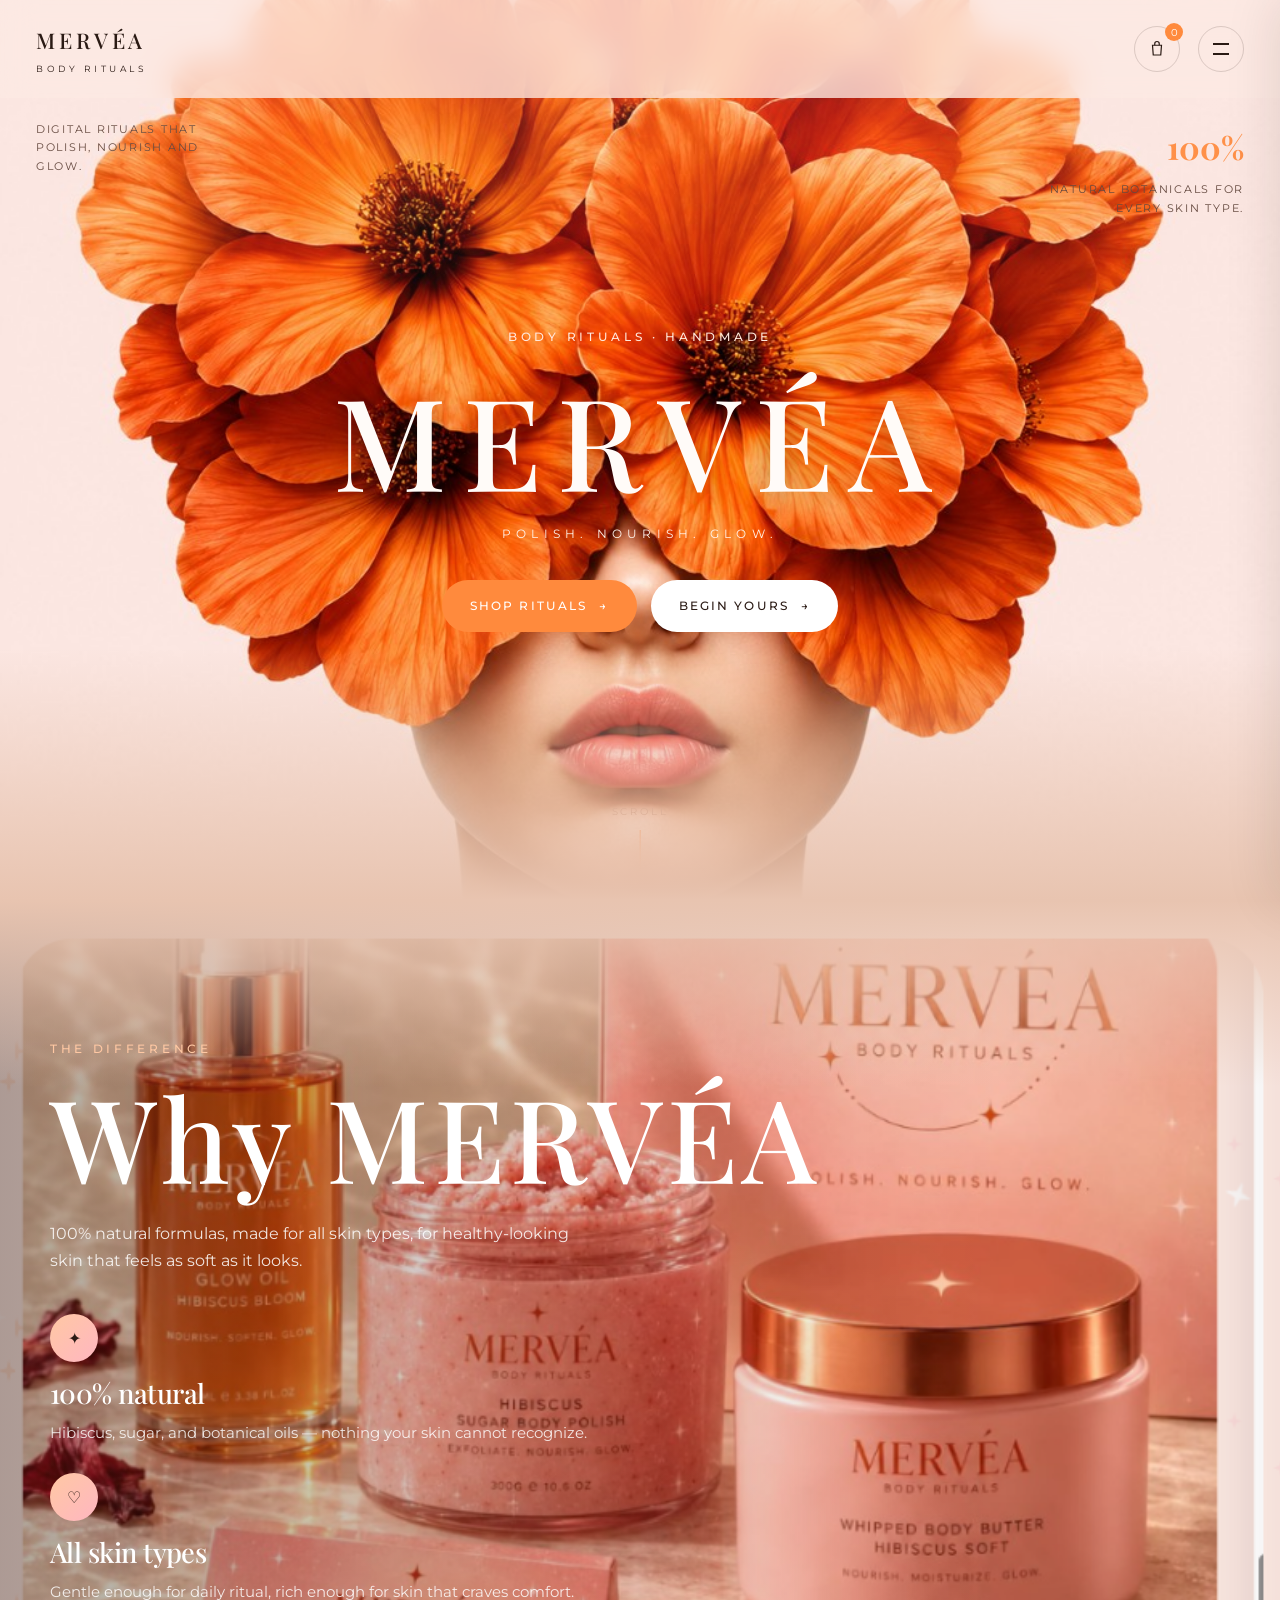
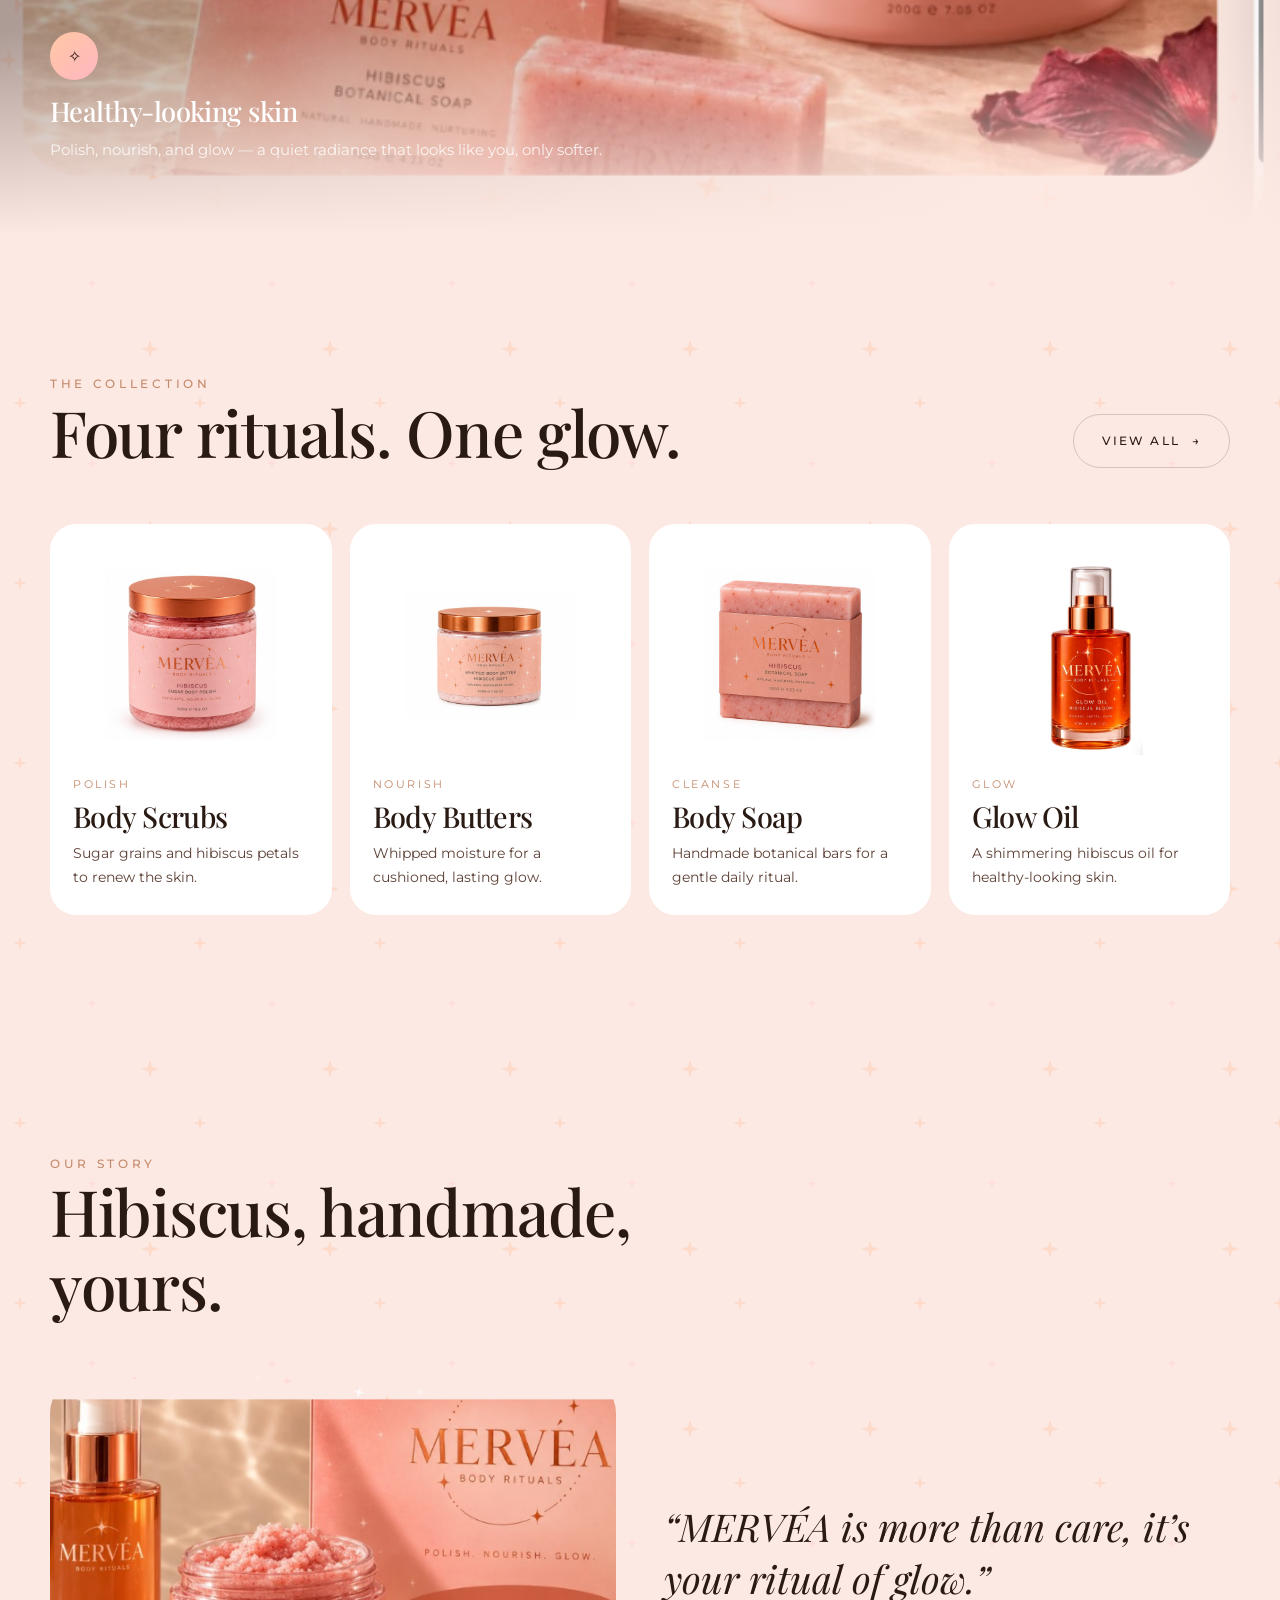
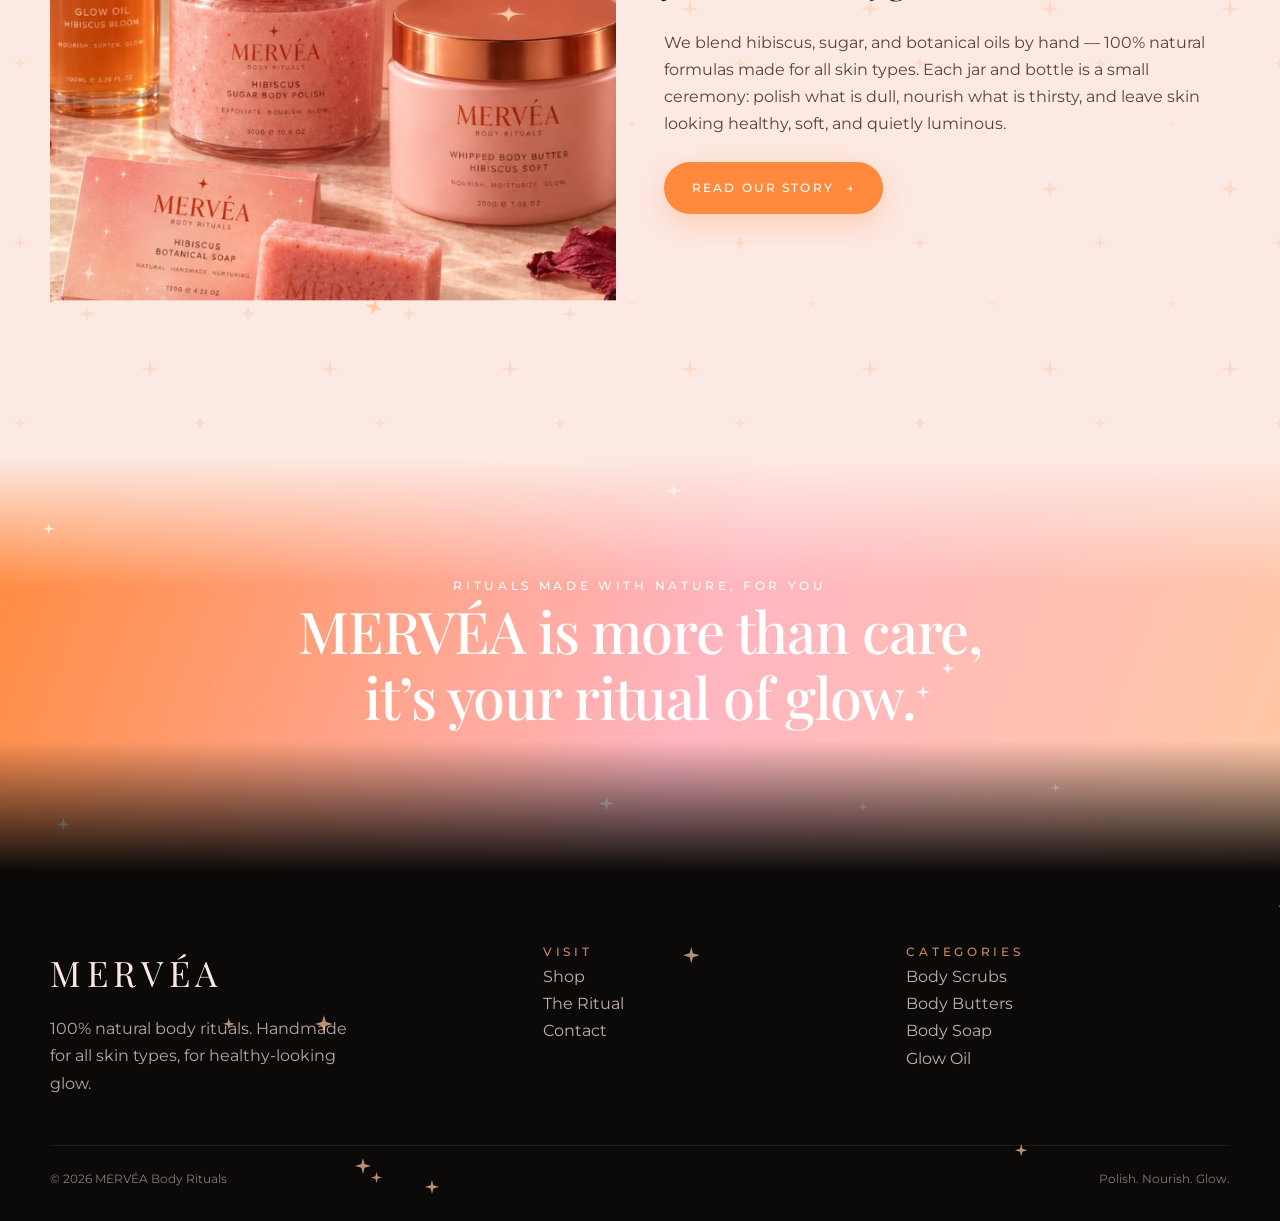
<file: index.html>
<!DOCTYPE html>
<html lang="en">
  <head>
    <meta charset="UTF-8" />
    <meta name="viewport" content="width=device-width, initial-scale=1.0, viewport-fit=cover" />
    <title>MERVÉA Body Rituals — Polish. Nourish. Glow.</title>
    <meta
      name="description"
      content="100% natural body rituals for all skin types. Hibiscus scrubs, butters, botanical soap, and glow oil for healthy-looking skin."
    />
    <link rel="icon" href="images/logo.png" />
    <link rel="stylesheet" href="css/styles.css" />
  </head>
  <body>
    <div class="page-wipe" id="page-wipe" aria-hidden="true">
      <span></span><span></span><span></span>
    </div>

    <header class="site-header is-light" data-on-dark="false">
      <a class="brand-mark" href="index.html" data-link>
        <strong>MERVÉA</strong>
        <small>Body Rituals</small>
      </a>
      <div class="header-actions">
        <button class="cart-btn" id="open-cart" type="button" aria-label="Open bag">
          <svg width="18" height="18" viewBox="0 0 24 24" fill="none" stroke="currentColor" stroke-width="1.6"><path d="M6 7h12l-1 13H7L6 7z"/><path d="M9 7V5a3 3 0 0 1 6 0v2"/></svg>
          <span class="cart-count" hidden>0</span>
        </button>
        <button class="nav-toggle" id="nav-toggle" type="button" aria-label="Open menu">
          <span></span>
        </button>
      </div>
    </header>

    <nav class="menu-overlay" id="menu-overlay">
      <div class="menu-links">
        <a href="index.html" data-link>Home</a>
        <a href="shop.html" data-link>Shop</a>
        <a href="about.html" data-link>The Ritual</a>
        <a href="contact.html" data-link>Contact</a>
        <a href="checkout.html" data-link>Checkout</a>
      </div>
      <aside class="menu-aside">
        <p class="eyebrow">100% natural</p>
        <p>Rituals made with nature, for you. Handmade for every skin type, for healthy-looking glow.</p>
      </aside>
    </nav>

    <div class="cart-backdrop" id="cart-backdrop"></div>
    <aside class="cart-drawer" id="cart-drawer" aria-label="Shopping bag">
      <div class="cart-head">
        <h2 class="serif">Your bag</h2>
        <button type="button" id="close-cart">Close</button>
      </div>
      <div class="cart-items" id="cart-items"></div>
      <div class="cart-foot">
        <div class="cart-total"><span>Total</span><strong id="cart-total">$0</strong></div>
        <a class="btn btn-primary" href="checkout.html" data-link style="width:100%;justify-content:center">Checkout <span class="arrow">→</span></a>
      </div>
    </aside>

    <main>
      <section class="hero">
        <img class="hero-photo" src="images/hero-woman.png" alt="Woman crowned in hibiscus-orange blossoms" />
        <div class="star-field" id="hero-stars"></div>
        <p class="hero-meta left">Digital rituals that polish, nourish and glow.</p>
        <p class="hero-meta right"><strong>100%</strong> Natural botanicals for every skin type.</p>
        <div class="hero-copy">
          <p class="eyebrow">Body rituals · Handmade</p>
          <h1 class="hero-title" id="hero-title">MERVÉA</h1>
          <p class="hero-sub">Polish. Nourish. Glow.</p>
          <div class="hero-actions">
            <a class="btn btn-primary" href="shop.html" data-link>Shop rituals <span class="arrow">→</span></a>
            <a class="btn btn-ghost" href="contact.html" data-link>Begin yours <span class="arrow">→</span></a>
          </div>
        </div>
        <div class="scroll-hint">Scroll</div>
      </section>

      <section class="why-page" id="why">
        <img class="why-photo" src="images/why-marvea.png" alt="MERVÉA hibiscus body rituals on marble" />
        <div class="star-field" id="why-stars"></div>
        <div class="why-copy">
          <p class="eyebrow reveal">The difference</p>
          <h2 class="reveal">Why MERVÉA</h2>
          <p class="why-lead reveal">
            100% natural formulas, made for all skin types, for healthy-looking skin that feels as soft as it looks.
          </p>
          <div class="pillars">
            <article class="pillar reveal">
              <div class="icon-orb">✦</div>
              <h3>100% natural</h3>
              <p>Hibiscus, sugar, and botanical oils — nothing your skin cannot recognize.</p>
            </article>
            <article class="pillar reveal">
              <div class="icon-orb">♡</div>
              <h3>All skin types</h3>
              <p>Gentle enough for daily ritual, rich enough for skin that craves comfort.</p>
            </article>
            <article class="pillar reveal">
              <div class="icon-orb">✧</div>
              <h3>Healthy-looking skin</h3>
              <p>Polish, nourish, and glow — a quiet radiance that looks like you, only softer.</p>
            </article>
          </div>
        </div>
      </section>

      <section class="section collection-section">
        <div class="container">
          <div class="section-head reveal">
            <div>
              <p class="eyebrow">The collection</p>
              <h2>Four rituals. One glow.</h2>
            </div>
            <a class="btn btn-line" href="shop.html" data-link>View all <span class="arrow">→</span></a>
          </div>
          <div class="cat-grid" id="cat-grid"></div>
        </div>
      </section>

      <section class="section story-section">
        <div class="container">
          <div class="section-head reveal">
            <div>
              <p class="eyebrow">Our story</p>
              <h2>Hibiscus, handmade, yours.</h2>
            </div>
          </div>
          <div class="split">
            <img class="story-photo" src="images/story.png" alt="MERVÉA hibiscus collection" />
            <div class="reveal">
              <p class="quote">“MERVÉA is more than care, it’s your ritual of glow.”</p>
              <p style="margin:24px 0;color:var(--ink-soft)">
                We blend hibiscus, sugar, and botanical oils by hand — 100% natural formulas made for all skin types.
                Each jar and bottle is a small ceremony: polish what is dull, nourish what is thirsty, and leave skin
                looking healthy, soft, and quietly luminous.
              </p>
              <a class="btn btn-primary" href="about.html" data-link>Read our story <span class="arrow">→</span></a>
            </div>
          </div>
        </div>
      </section>

      <section class="ritual-band">
        <div class="star-field" id="ritual-stars"></div>
        <div class="container reveal">
          <p class="eyebrow" style="color:#fff">Rituals made with nature, for you</p>
          <h2>MERVÉA is more than care, it’s your ritual of glow.</h2>
        </div>
      </section>
    </main>

    <footer class="site-footer">
      <div class="star-field" id="footer-stars"></div>
      <div class="container">
        <div class="footer-grid">
          <div>
            <div class="footer-brand">MERVÉA</div>
            <p style="margin-top:12px;max-width:320px;color:rgba(253,233,227,.7)">
              100% natural body rituals. Handmade for all skin types, for healthy-looking glow.
            </p>
          </div>
          <div>
            <p class="eyebrow">Visit</p>
            <p><a href="shop.html" data-link>Shop</a></p>
            <p><a href="about.html" data-link>The Ritual</a></p>
            <p><a href="contact.html" data-link>Contact</a></p>
          </div>
          <div>
            <p class="eyebrow">Categories</p>
            <p><a href="shop.html?category=scrubs" data-link>Body Scrubs</a></p>
            <p><a href="shop.html?category=butters" data-link>Body Butters</a></p>
            <p><a href="shop.html?category=soap" data-link>Body Soap</a></p>
            <p><a href="shop.html?category=oil" data-link>Glow Oil</a></p>
          </div>
        </div>
        <div class="footer-bottom">
          <span>© 2026 MERVÉA Body Rituals</span>
          <span>Polish. Nourish. Glow.</span>
        </div>
      </div>
    </footer>

    <form name="contact" data-netlify="true" data-netlify-honeypot="bot-field" hidden>
      <input name="bot-field" />
      <input name="name" />
      <input name="email" />
      <input name="topic" />
      <textarea name="message"></textarea>
    </form>
    <form name="order" data-netlify="true" data-netlify-honeypot="bot-field" hidden>
      <input name="bot-field" />
      <input name="name" />
      <input name="email" />
      <input name="phone" />
      <input name="address" />
      <input name="city" />
      <input name="postcode" />
      <textarea name="note"></textarea>
      <input name="orderId" />
      <textarea name="items"></textarea>
      <input name="total" />
    </form>
    <script src="js/products.js"></script>
    <script src="js/app.js"></script>
  </body>
</html>
</file>
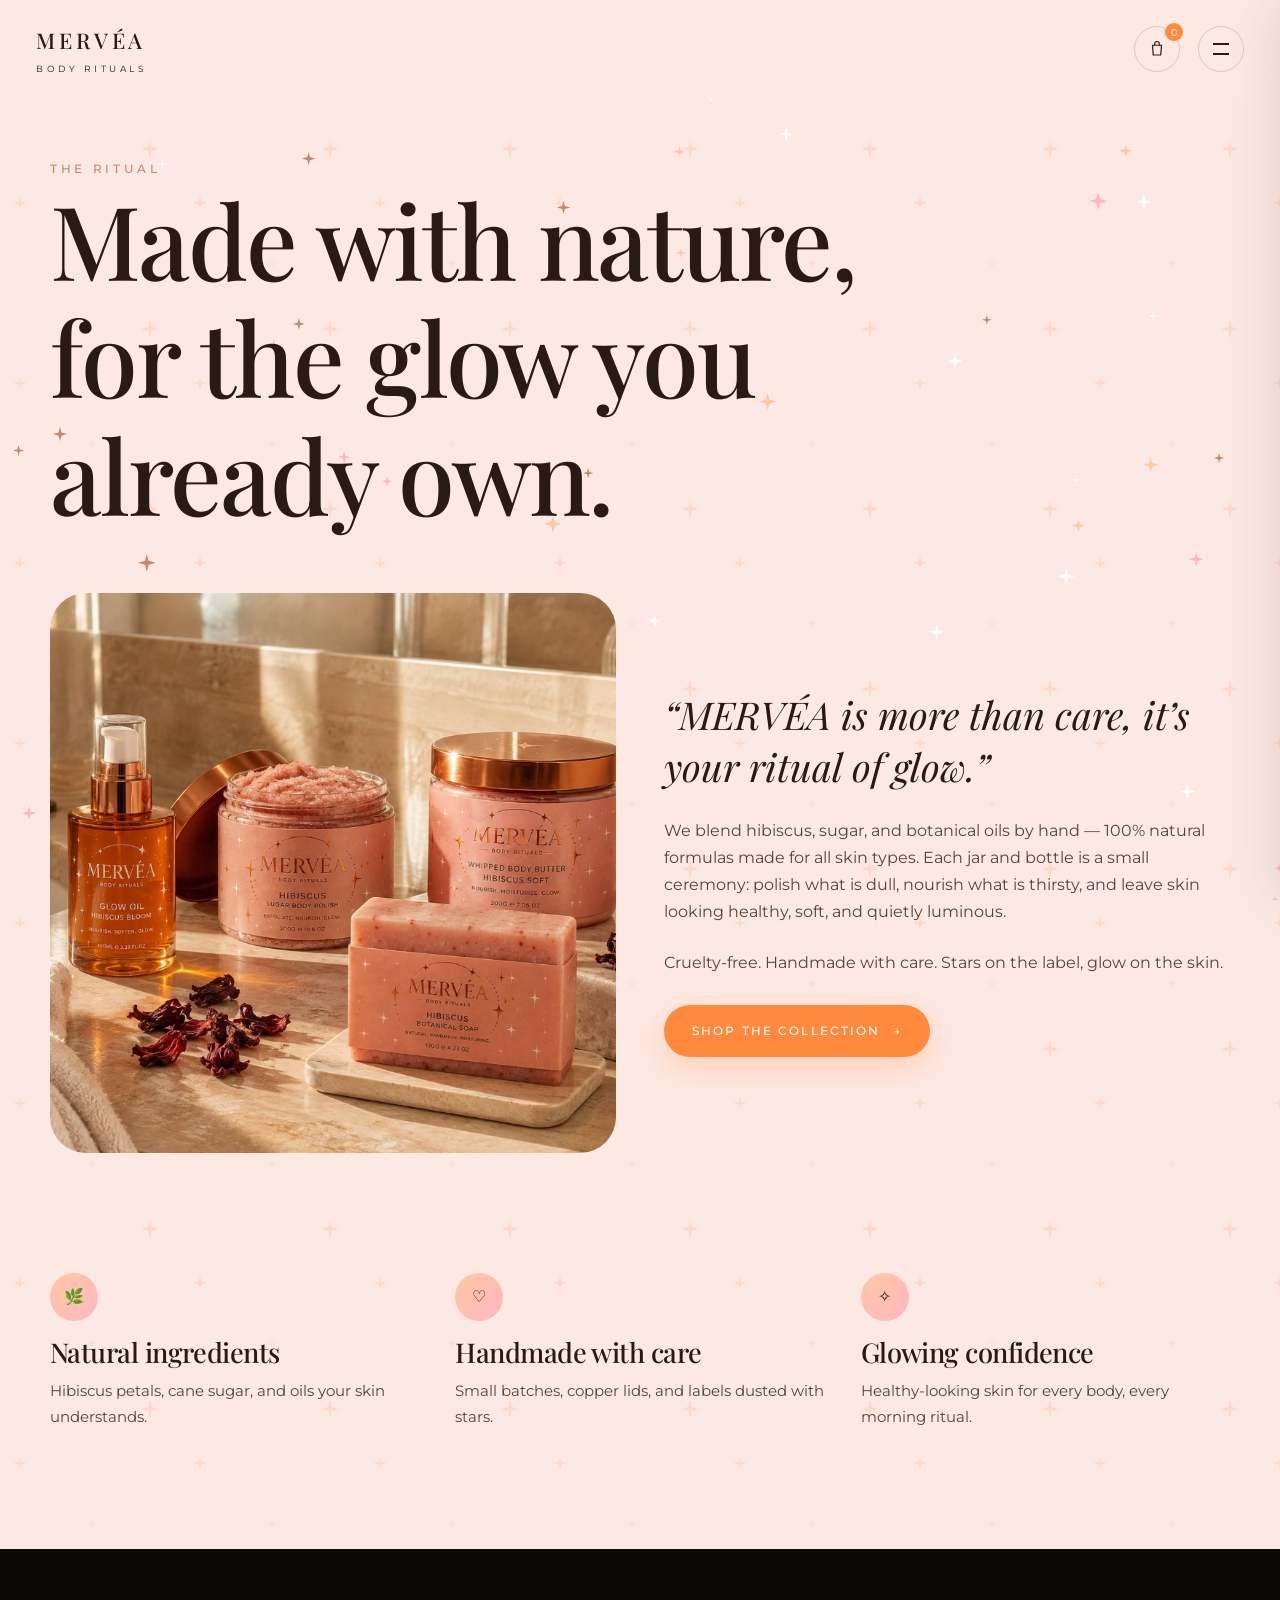
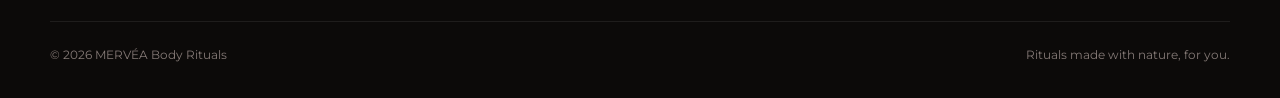
<file: about.html>
<!DOCTYPE html>
<html lang="en">
  <head>
    <meta charset="UTF-8" />
    <meta name="viewport" content="width=device-width, initial-scale=1.0, viewport-fit=cover" />
    <title>The Ritual — MERVÉA Body Rituals</title>
    <link rel="icon" href="images/logo.png" />
    <link rel="stylesheet" href="css/styles.css" />
  </head>
  <body>
    <div class="page-wipe" id="page-wipe" aria-hidden="true"><span></span><span></span><span></span></div>

    <header class="site-header is-light" data-on-dark="false">
      <a class="brand-mark" href="index.html" data-link>
        <strong>MERVÉA</strong>
        <small>Body Rituals</small>
      </a>
      <div class="header-actions">
        <button class="cart-btn" id="open-cart" type="button" aria-label="Open bag">
          <svg width="18" height="18" viewBox="0 0 24 24" fill="none" stroke="currentColor" stroke-width="1.6"><path d="M6 7h12l-1 13H7L6 7z"/><path d="M9 7V5a3 3 0 0 1 6 0v2"/></svg>
          <span class="cart-count" hidden>0</span>
        </button>
        <button class="nav-toggle" id="nav-toggle" type="button"><span></span></button>
      </div>
    </header>

    <nav class="menu-overlay" id="menu-overlay">
      <div class="menu-links">
        <a href="index.html" data-link>Home</a>
        <a href="shop.html" data-link>Shop</a>
        <a href="about.html" data-link>The Ritual</a>
        <a href="contact.html" data-link>Contact</a>
        <a href="checkout.html" data-link>Checkout</a>
      </div>
      <aside class="menu-aside">
        <p>Rituals made with nature, for you.</p>
      </aside>
    </nav>

    <div class="cart-backdrop" id="cart-backdrop"></div>
    <aside class="cart-drawer" id="cart-drawer">
      <div class="cart-head">
        <h2 class="serif">Your bag</h2>
        <button type="button" id="close-cart">Close</button>
      </div>
      <div class="cart-items" id="cart-items"></div>
      <div class="cart-foot">
        <div class="cart-total"><span>Total</span><strong id="cart-total">$0</strong></div>
        <a class="btn btn-primary" href="checkout.html" data-link style="width:100%;justify-content:center">Checkout <span class="arrow">→</span></a>
      </div>
    </aside>

    <main>
      <section class="about-hero">
        <div class="star-field" id="page-stars"></div>
        <div class="container reveal">
          <p class="eyebrow">The ritual</p>
          <h1>Made with nature, for the glow you already own.</h1>
        </div>
      </section>

      <section class="section" style="padding-top:20px">
        <div class="container split">
          <img src="images/collection.png" alt="MERVÉA hibiscus collection on marble" />
          <div class="reveal">
            <p class="quote">“MERVÉA is more than care, it’s your ritual of glow.”</p>
            <p style="margin:24px 0;color:var(--ink-soft)">
              We blend hibiscus, sugar, and botanical oils by hand — 100% natural formulas made for all skin types.
              Each jar and bottle is a small ceremony: polish what is dull, nourish what is thirsty, and leave skin
              looking healthy, soft, and quietly luminous.
            </p>
            <p style="color:var(--ink-soft)">
              Cruelty-free. Handmade with care. Stars on the label, glow on the skin.
            </p>
            <a class="btn btn-primary" href="shop.html" data-link style="margin-top:28px">Shop the collection <span class="arrow">→</span></a>
          </div>
        </div>
      </section>

      <section class="section" style="padding-top:0">
        <div class="container">
          <div class="pillars pillars-open">
            <article class="pillar reveal">
              <div class="icon-orb">🌿</div>
              <h3>Natural ingredients</h3>
              <p>Hibiscus petals, cane sugar, and oils your skin understands.</p>
            </article>
            <article class="pillar reveal">
              <div class="icon-orb">♡</div>
              <h3>Handmade with care</h3>
              <p>Small batches, copper lids, and labels dusted with stars.</p>
            </article>
            <article class="pillar reveal">
              <div class="icon-orb">✧</div>
              <h3>Glowing confidence</h3>
              <p>Healthy-looking skin for every body, every morning ritual.</p>
            </article>
          </div>
        </div>
      </section>
    </main>

    <footer class="site-footer">
      <div class="container">
        <div class="footer-bottom">
          <span>© 2026 MERVÉA Body Rituals</span>
          <span>Rituals made with nature, for you.</span>
        </div>
      </div>
    </footer>
    <script src="js/products.js"></script>
    <script src="js/app.js"></script>
  </body>
</html>
</file>
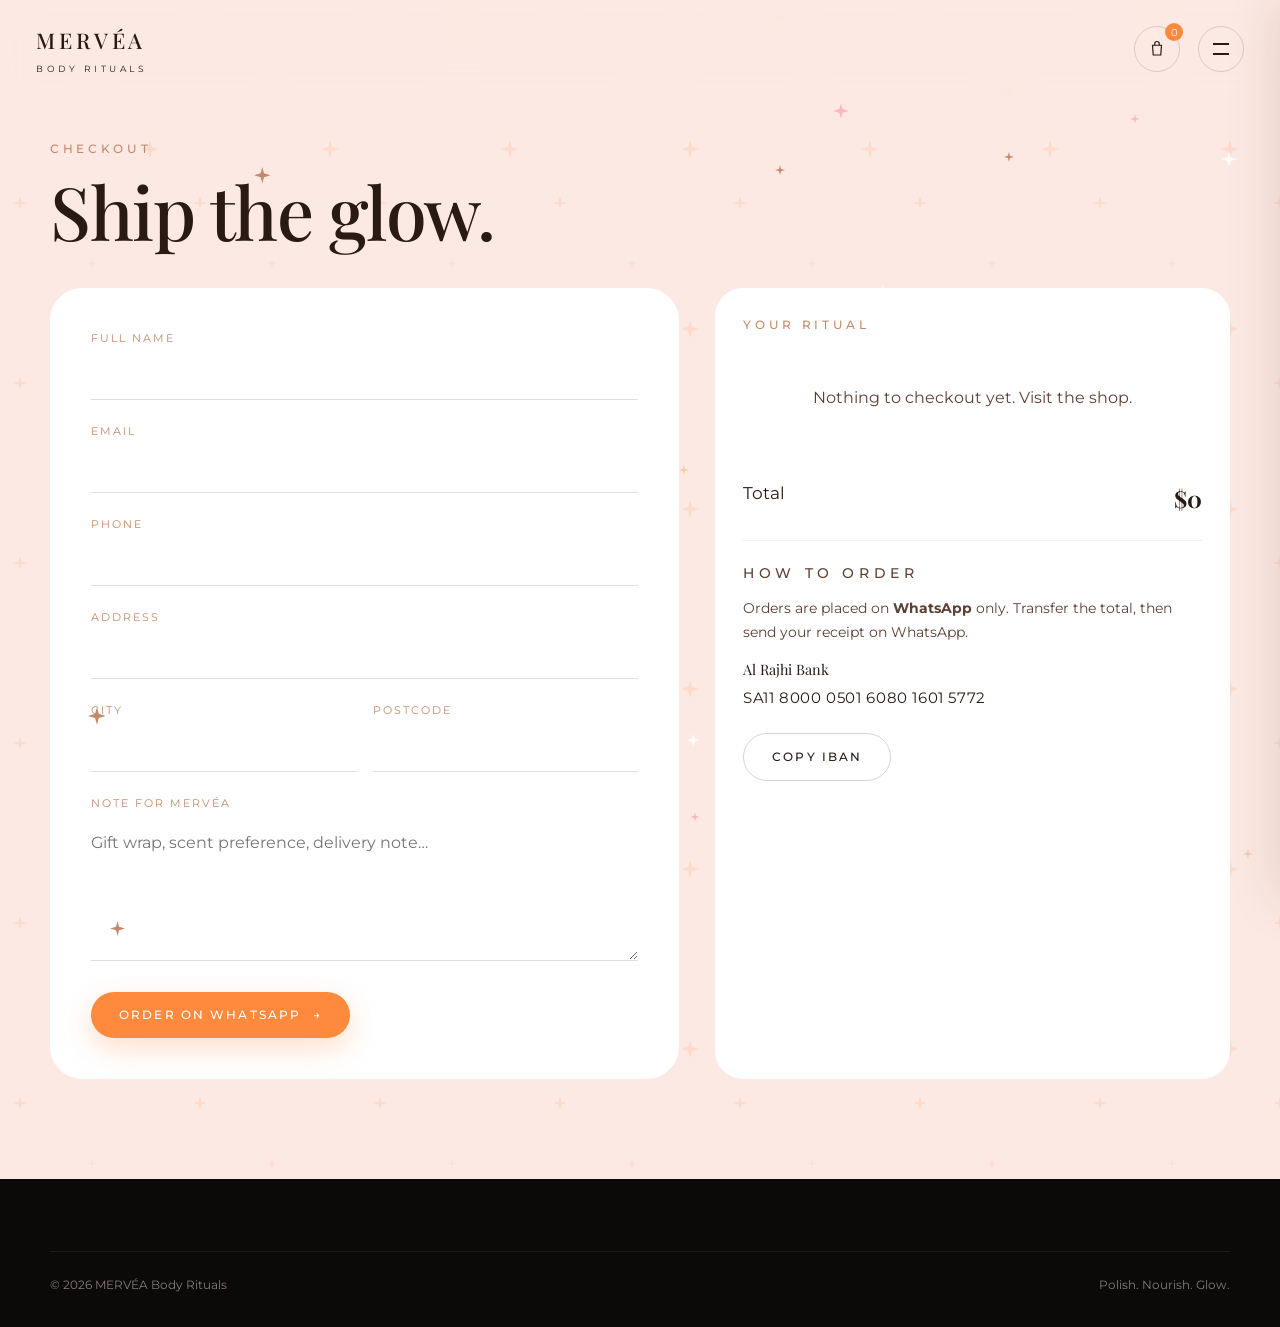
<file: checkout.html>
<!DOCTYPE html>
<html lang="en">
  <head>
    <meta charset="UTF-8" />
    <meta name="viewport" content="width=device-width, initial-scale=1.0, viewport-fit=cover" />
    <title>Checkout — MERVÉA Body Rituals</title>
    <link rel="icon" href="images/logo.png" />
    <link rel="stylesheet" href="css/styles.css" />
  </head>
  <body>
    <div class="page-wipe" id="page-wipe" aria-hidden="true"><span></span><span></span><span></span></div>

    <header class="site-header is-light" data-on-dark="false">
      <a class="brand-mark" href="index.html" data-link>
        <strong>MERVÉA</strong>
        <small>Body Rituals</small>
      </a>
      <div class="header-actions">
        <button class="cart-btn" id="open-cart" type="button" aria-label="Open bag">
          <svg width="18" height="18" viewBox="0 0 24 24" fill="none" stroke="currentColor" stroke-width="1.6"><path d="M6 7h12l-1 13H7L6 7z"/><path d="M9 7V5a3 3 0 0 1 6 0v2"/></svg>
          <span class="cart-count" hidden>0</span>
        </button>
        <button class="nav-toggle" id="nav-toggle" type="button"><span></span></button>
      </div>
    </header>

    <nav class="menu-overlay" id="menu-overlay">
      <div class="menu-links">
        <a href="index.html" data-link>Home</a>
        <a href="shop.html" data-link>Shop</a>
        <a href="about.html" data-link>The Ritual</a>
        <a href="contact.html" data-link>Contact</a>
        <a href="checkout.html" data-link>Checkout</a>
      </div>
      <aside class="menu-aside">
        <p>Complete your ritual.</p>
      </aside>
    </nav>

    <div class="cart-backdrop" id="cart-backdrop"></div>
    <aside class="cart-drawer" id="cart-drawer">
      <div class="cart-head">
        <h2 class="serif">Your bag</h2>
        <button type="button" id="close-cart">Close</button>
      </div>
      <div class="cart-items" id="cart-items"></div>
      <div class="cart-foot">
        <div class="cart-total"><span>Total</span><strong id="cart-total">$0</strong></div>
        <a class="btn btn-primary" href="checkout.html" data-link style="width:100%;justify-content:center">Checkout <span class="arrow">→</span></a>
      </div>
    </aside>

    <main class="checkout">
      <div class="star-field" id="page-stars"></div>
      <div class="container">
        <p class="eyebrow reveal">Checkout</p>
        <h1 class="serif reveal" style="font-size:clamp(2.6rem,6vw,4.6rem);margin:8px 0 36px">Ship the glow.</h1>
        <div class="checkout-grid" id="checkout-grid">
          <form class="form-card reveal" id="checkout-form" name="order" method="POST" data-netlify="true" data-netlify-honeypot="bot-field">
            <input type="hidden" name="form-name" value="order" />
            <p class="hp"><label>Leave empty <input name="bot-field" /></label></p>
            <div class="field">
              <label for="cname">Full name</label>
              <input id="cname" name="name" required />
            </div>
            <div class="field">
              <label for="cemail">Email</label>
              <input id="cemail" name="email" type="email" required />
            </div>
            <div class="field">
              <label for="cphone">Phone</label>
              <input id="cphone" name="phone" type="tel" required />
            </div>
            <div class="field">
              <label for="caddress">Address</label>
              <input id="caddress" name="address" required />
            </div>
            <div class="pair-fields">
              <div class="field">
                <label for="ccity">City</label>
                <input id="ccity" name="city" required />
              </div>
              <div class="field">
                <label for="cpost">Postcode</label>
                <input id="cpost" name="postcode" required />
              </div>
            </div>
            <div class="field">
              <label for="cnote">Note for MERVÉA</label>
              <textarea id="cnote" name="note" placeholder="Gift wrap, scent preference, delivery note…"></textarea>
            </div>
            <button class="btn btn-primary" type="submit">Order on WhatsApp <span class="arrow">→</span></button>
          </form>

          <aside class="summary-box reveal">
            <p class="eyebrow">Your ritual</p>
            <div id="checkout-items"></div>
            <div class="cart-total" style="margin-top:20px">
              <span>Total</span>
              <strong class="price" id="checkout-total">$0</strong>
            </div>
            <div class="pay-box">
              <p class="eyebrow">How to order</p>
              <p>Orders are placed on <strong>WhatsApp</strong> only. Transfer the total, then send your receipt on WhatsApp.</p>
              <p class="pay-bank">Al Rajhi Bank</p>
              <p class="pay-iban" id="iban-copy">SA11 8000 0501 6080 1601 5772</p>
              <button class="btn btn-line" type="button" id="copy-iban">Copy IBAN</button>
            </div>
          </aside>
        </div>

        <div class="form-success" id="order-success" hidden>
          <div class="burst">✦ ✦ ✦</div>
          <h2 class="serif" style="font-size:2.8rem;margin:12px 0">Send it on WhatsApp.</h2>
          <p>Reference <strong id="order-id"></strong></p>
          <div class="pay-box" style="max-width:420px;margin:20px auto">
            <p class="pay-bank">Al Rajhi Bank</p>
            <p class="pay-iban">SA11 8000 0501 6080 1601 5772</p>
            <p style="color:var(--ink-soft);margin-top:8px">Transfer the total, then send the receipt with your order.</p>
          </div>
          <a class="btn btn-primary" id="whatsapp-order" href="#" target="_blank" rel="noopener">Open WhatsApp <span class="arrow">→</span></a>
          <a class="btn btn-line" href="shop.html" data-link style="margin-left:10px">Keep shopping</a>
        </div>
      </div>
    </main>

    <footer class="site-footer">
      <div class="container">
        <div class="footer-bottom">
          <span>© 2026 MERVÉA Body Rituals</span>
          <span>Polish. Nourish. Glow.</span>
        </div>
      </div>
    </footer>
    <script src="js/products.js"></script>
    <script src="js/app.js"></script>
  </body>
</html>
</file>
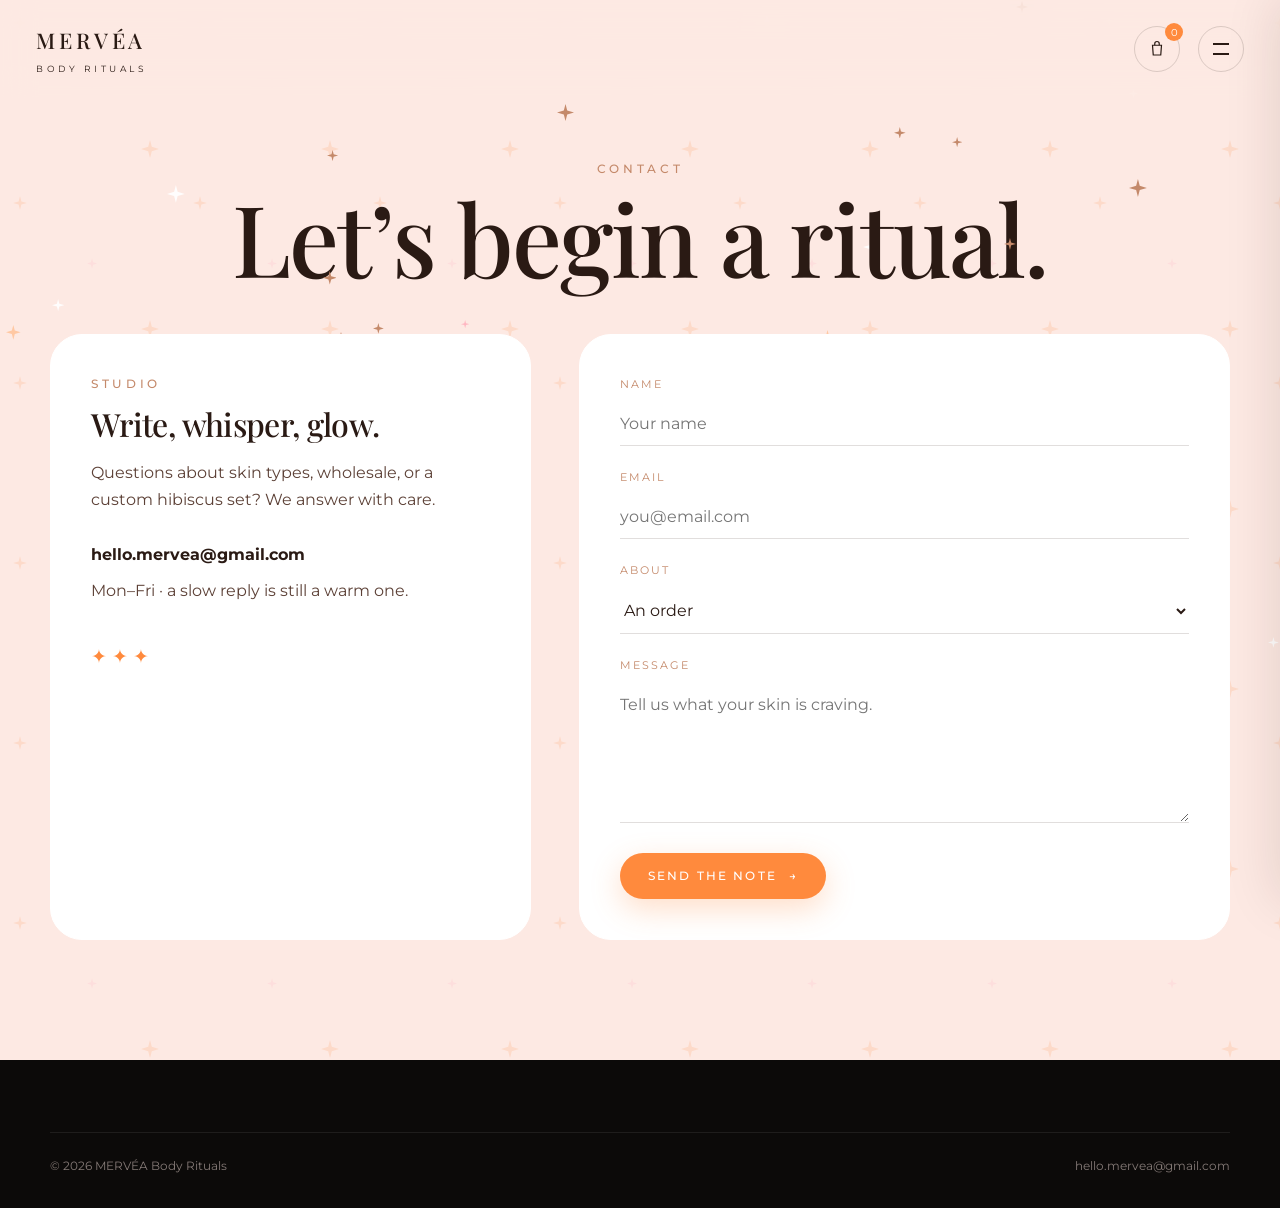
<file: contact.html>
<!DOCTYPE html>
<html lang="en">
  <head>
    <meta charset="UTF-8" />
    <meta name="viewport" content="width=device-width, initial-scale=1.0, viewport-fit=cover" />
    <title>Contact — MERVÉA Body Rituals</title>
    <link rel="icon" href="images/logo.png" />
    <link rel="stylesheet" href="css/styles.css" />
  </head>
  <body>
    <div class="page-wipe" id="page-wipe" aria-hidden="true"><span></span><span></span><span></span></div>

    <header class="site-header is-light" data-on-dark="false">
      <a class="brand-mark" href="index.html" data-link>
        <strong>MERVÉA</strong>
        <small>Body Rituals</small>
      </a>
      <div class="header-actions">
        <button class="cart-btn" id="open-cart" type="button" aria-label="Open bag">
          <svg width="18" height="18" viewBox="0 0 24 24" fill="none" stroke="currentColor" stroke-width="1.6"><path d="M6 7h12l-1 13H7L6 7z"/><path d="M9 7V5a3 3 0 0 1 6 0v2"/></svg>
          <span class="cart-count" hidden>0</span>
        </button>
        <button class="nav-toggle" id="nav-toggle" type="button"><span></span></button>
      </div>
    </header>

    <nav class="menu-overlay" id="menu-overlay">
      <div class="menu-links">
        <a href="index.html" data-link>Home</a>
        <a href="shop.html" data-link>Shop</a>
        <a href="about.html" data-link>The Ritual</a>
        <a href="contact.html" data-link>Contact</a>
        <a href="checkout.html" data-link>Checkout</a>
      </div>
      <aside class="menu-aside">
        <p>Write to us. We glow back.</p>
      </aside>
    </nav>

    <div class="cart-backdrop" id="cart-backdrop"></div>
    <aside class="cart-drawer" id="cart-drawer">
      <div class="cart-head">
        <h2 class="serif">Your bag</h2>
        <button type="button" id="close-cart">Close</button>
      </div>
      <div class="cart-items" id="cart-items"></div>
      <div class="cart-foot">
        <div class="cart-total"><span>Total</span><strong id="cart-total">$0</strong></div>
        <a class="btn btn-primary" href="checkout.html" data-link style="width:100%;justify-content:center">Checkout <span class="arrow">→</span></a>
      </div>
    </aside>

    <main>
      <section class="contact-hero">
        <div class="star-field" id="page-stars"></div>
        <div class="container reveal">
          <p class="eyebrow">Contact</p>
          <h1>Let’s begin a ritual.</h1>
        </div>
      </section>

      <section>
        <div class="container contact-wrap">
          <aside class="contact-card reveal">
            <p class="eyebrow">Studio</p>
            <h2 class="serif" style="font-size:2rem;margin:12px 0 16px">Write, whisper, glow.</h2>
            <p style="color:var(--ink-soft)">
              Questions about skin types, wholesale, or a custom hibiscus set? We answer with care.
            </p>
            <p style="margin-top:28px"><strong>hello.mervea@gmail.com</strong></p>
            <p style="color:var(--ink-soft);margin-top:8px">Mon–Fri · a slow reply is still a warm one.</p>
            <div style="margin-top:36px;display:flex;gap:10px;color:var(--orange);font-size:1.2rem">✦ ✦ ✦</div>
          </aside>

          <div class="form-card reveal">
            <form id="contact-form" name="contact" method="POST" data-netlify="true" data-netlify-honeypot="bot-field">
              <input type="hidden" name="form-name" value="contact" />
              <p class="hp"><label>Leave empty <input name="bot-field" /></label></p>
              <div class="field">
                <label for="name">Name</label>
                <input id="name" name="name" required placeholder="Your name" />
              </div>
              <div class="field">
                <label for="email">Email</label>
                <input id="email" name="email" type="email" required placeholder="you@email.com" />
              </div>
              <div class="field">
                <label for="topic">About</label>
                <select id="topic" name="topic">
                  <option>An order</option>
                  <option>Skin ritual advice</option>
                  <option>Wholesale</option>
                  <option>Something else</option>
                </select>
              </div>
              <div class="field">
                <label for="message">Message</label>
                <textarea id="message" name="message" required placeholder="Tell us what your skin is craving."></textarea>
              </div>
              <button class="btn btn-primary" type="submit">Send the note <span class="arrow">→</span></button>
            </form>
            <div class="form-success" id="contact-success">
              <div class="burst">✦ ✦ ✦</div>
              <h2 class="serif" style="font-size:2.4rem;margin:16px 0 10px">We’ll glow back soon.</h2>
              <p style="color:var(--ink-soft)">Your note is with us. Thank you for writing to MERVÉA.</p>
              <a class="btn btn-line" href="shop.html" data-link style="margin-top:24px">Meanwhile, shop <span class="arrow">→</span></a>
            </div>
          </div>
        </div>
      </section>
    </main>

    <footer class="site-footer">
      <div class="container">
        <div class="footer-bottom">
          <span>© 2026 MERVÉA Body Rituals</span>
          <span>hello.mervea@gmail.com</span>
        </div>
      </div>
    </footer>
    <script src="js/products.js"></script>
    <script src="js/app.js"></script>
  </body>
</html>
</file>
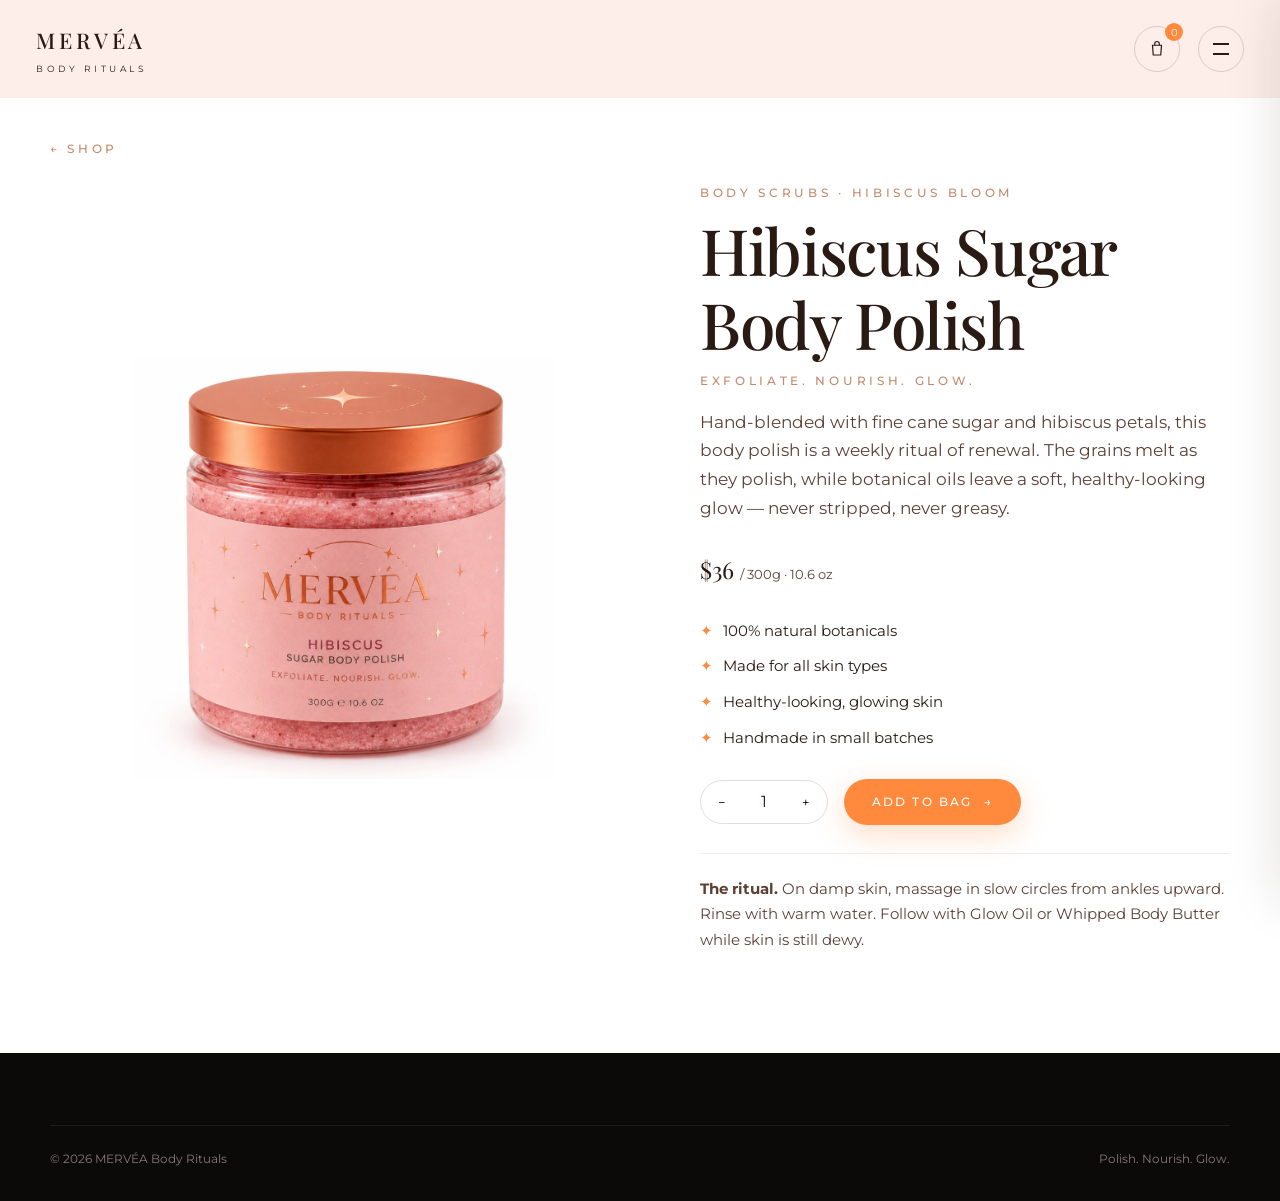
<file: product.html>
<!DOCTYPE html>
<html lang="en">
  <head>
    <meta charset="UTF-8" />
    <meta name="viewport" content="width=device-width, initial-scale=1.0, viewport-fit=cover" />
    <title>Product — MERVÉA Body Rituals</title>
    <link rel="icon" href="images/logo.png" />
    <link rel="stylesheet" href="css/styles.css" />
  </head>
  <body class="page-plain">
    <div class="page-wipe" id="page-wipe" aria-hidden="true"><span></span><span></span><span></span></div>

    <header class="site-header is-light" data-on-dark="false">
      <a class="brand-mark" href="index.html" data-link>
        <strong>MERVÉA</strong>
        <small>Body Rituals</small>
      </a>
      <div class="header-actions">
        <button class="cart-btn" id="open-cart" type="button" aria-label="Open bag">
          <svg width="18" height="18" viewBox="0 0 24 24" fill="none" stroke="currentColor" stroke-width="1.6"><path d="M6 7h12l-1 13H7L6 7z"/><path d="M9 7V5a3 3 0 0 1 6 0v2"/></svg>
          <span class="cart-count" hidden>0</span>
        </button>
        <button class="nav-toggle" id="nav-toggle" type="button"><span></span></button>
      </div>
    </header>

    <nav class="menu-overlay" id="menu-overlay">
      <div class="menu-links">
        <a href="index.html" data-link>Home</a>
        <a href="shop.html" data-link>Shop</a>
        <a href="about.html" data-link>The Ritual</a>
        <a href="contact.html" data-link>Contact</a>
        <a href="checkout.html" data-link>Checkout</a>
      </div>
      <aside class="menu-aside">
        <p>100% natural. Handmade. For healthy-looking skin.</p>
      </aside>
    </nav>

    <div class="cart-backdrop" id="cart-backdrop"></div>
    <aside class="cart-drawer" id="cart-drawer">
      <div class="cart-head">
        <h2 class="serif">Your bag</h2>
        <button type="button" id="close-cart">Close</button>
      </div>
      <div class="cart-items" id="cart-items"></div>
      <div class="cart-foot">
        <div class="cart-total"><span>Total</span><strong id="cart-total">$0</strong></div>
        <a class="btn btn-primary" href="checkout.html" data-link style="width:100%;justify-content:center">Checkout <span class="arrow">→</span></a>
      </div>
    </aside>

    <main class="pdp">
      <div class="container">
        <p class="eyebrow" style="margin-bottom:24px"><a href="shop.html" data-link>← Shop</a></p>
        <div class="pdp-grid" id="pdp"></div>
      </div>
    </main>

    <footer class="site-footer">
      <div class="container">
        <div class="footer-bottom">
          <span>© 2026 MERVÉA Body Rituals</span>
          <span>Polish. Nourish. Glow.</span>
        </div>
      </div>
    </footer>
    <script src="js/products.js"></script>
    <script src="js/app.js"></script>
  </body>
</html>
</file>
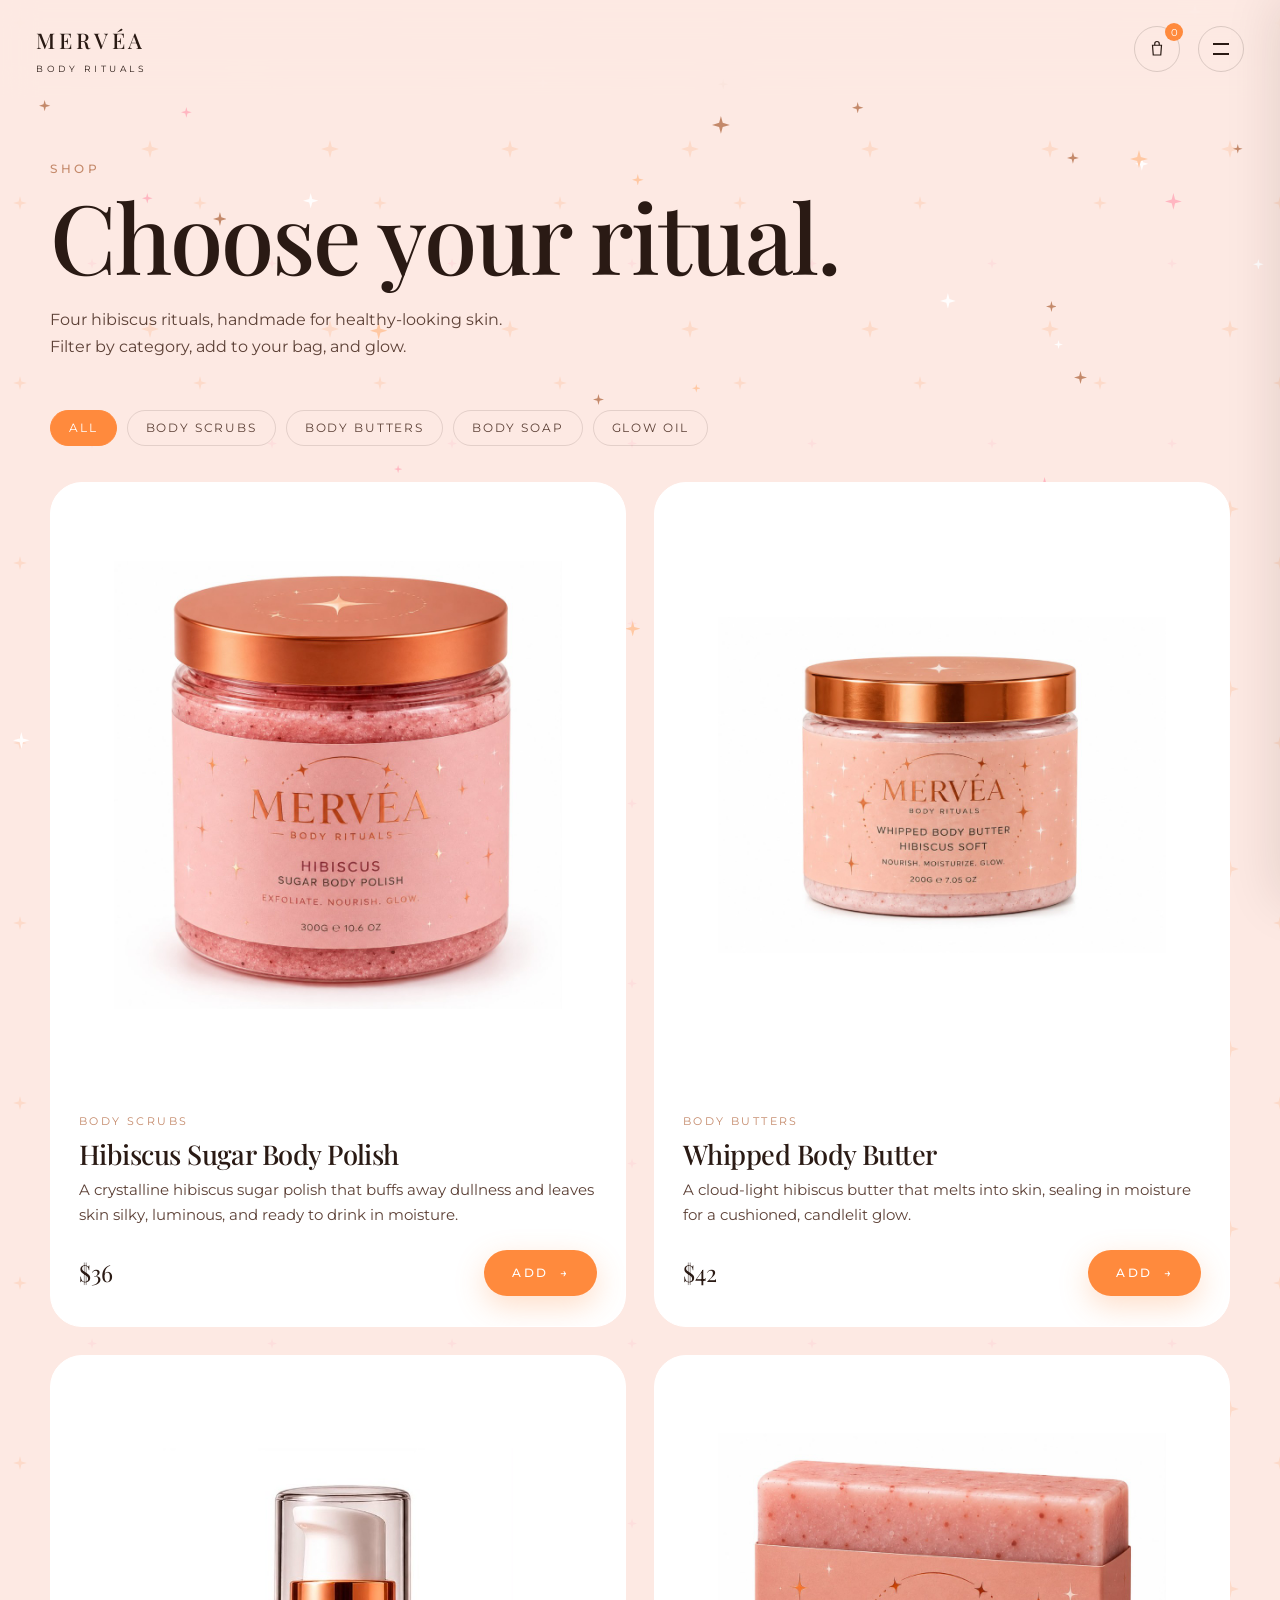
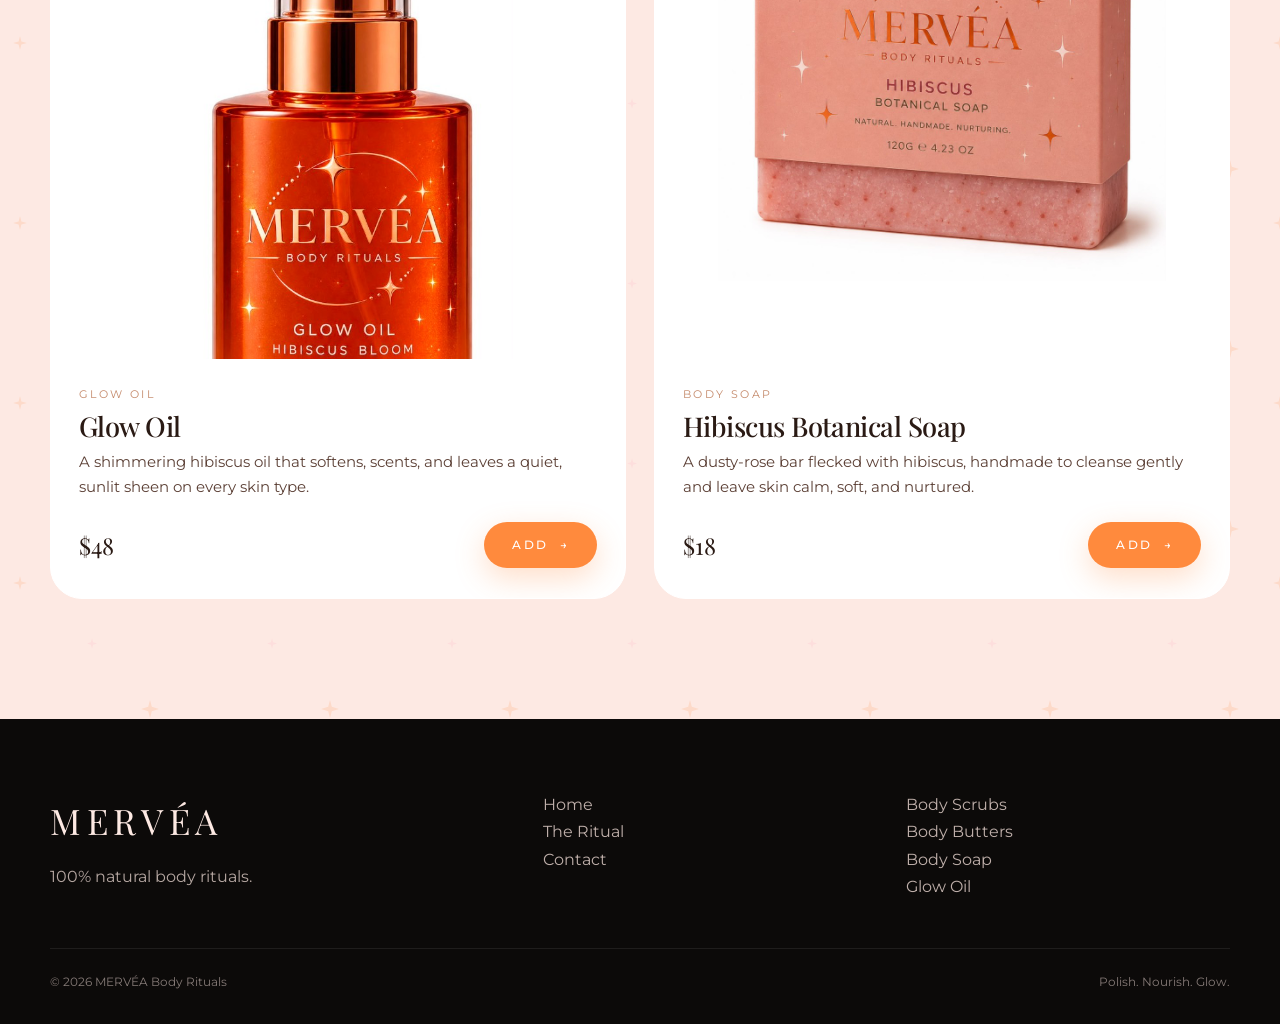
<file: shop.html>
<!DOCTYPE html>
<html lang="en">
  <head>
    <meta charset="UTF-8" />
    <meta name="viewport" content="width=device-width, initial-scale=1.0, viewport-fit=cover" />
    <title>Shop — MERVÉA Body Rituals</title>
    <link rel="icon" href="images/logo.png" />
    <link rel="stylesheet" href="css/styles.css" />
  </head>
  <body>
    <div class="page-wipe" id="page-wipe" aria-hidden="true"><span></span><span></span><span></span></div>

    <header class="site-header is-light" data-on-dark="false">
      <a class="brand-mark" href="index.html" data-link>
        <strong>MERVÉA</strong>
        <small>Body Rituals</small>
      </a>
      <div class="header-actions">
        <button class="cart-btn" id="open-cart" type="button" aria-label="Open bag">
          <svg width="18" height="18" viewBox="0 0 24 24" fill="none" stroke="currentColor" stroke-width="1.6"><path d="M6 7h12l-1 13H7L6 7z"/><path d="M9 7V5a3 3 0 0 1 6 0v2"/></svg>
          <span class="cart-count" hidden>0</span>
        </button>
        <button class="nav-toggle" id="nav-toggle" type="button" aria-label="Open menu"><span></span></button>
      </div>
    </header>

    <nav class="menu-overlay" id="menu-overlay">
      <div class="menu-links">
        <a href="index.html" data-link>Home</a>
        <a href="shop.html" data-link>Shop</a>
        <a href="about.html" data-link>The Ritual</a>
        <a href="contact.html" data-link>Contact</a>
        <a href="checkout.html" data-link>Checkout</a>
      </div>
      <aside class="menu-aside">
        <p class="eyebrow">The collection</p>
        <p>Scrubs, butters, soap, and glow oil — 100% natural, made for all skin types.</p>
      </aside>
    </nav>

    <div class="cart-backdrop" id="cart-backdrop"></div>
    <aside class="cart-drawer" id="cart-drawer">
      <div class="cart-head">
        <h2 class="serif">Your bag</h2>
        <button type="button" id="close-cart">Close</button>
      </div>
      <div class="cart-items" id="cart-items"></div>
      <div class="cart-foot">
        <div class="cart-total"><span>Total</span><strong id="cart-total">$0</strong></div>
        <a class="btn btn-primary" href="checkout.html" data-link style="width:100%;justify-content:center">Checkout <span class="arrow">→</span></a>
      </div>
    </aside>

    <main>
      <section class="page-hero">
        <div class="star-field" id="page-stars"></div>
        <div class="container reveal">
          <p class="eyebrow">Shop</p>
          <h1>Choose your ritual.</h1>
          <p style="max-width:480px;color:var(--ink-soft);margin-top:16px">
            Four hibiscus rituals, handmade for healthy-looking skin. Filter by category, add to your bag, and glow.
          </p>
        </div>
      </section>
      <section class="section" style="padding-top:0">
        <div class="container">
          <div class="filters">
            <button class="filter-btn is-active" data-filter="all" type="button">All</button>
            <button class="filter-btn" data-filter="scrubs" type="button">Body Scrubs</button>
            <button class="filter-btn" data-filter="butters" type="button">Body Butters</button>
            <button class="filter-btn" data-filter="soap" type="button">Body Soap</button>
            <button class="filter-btn" data-filter="oil" type="button">Glow Oil</button>
          </div>
          <div class="product-grid" id="shop-grid"></div>
        </div>
      </section>
    </main>

    <footer class="site-footer">
      <div class="container">
        <div class="footer-grid">
          <div>
            <div class="footer-brand">MERVÉA</div>
            <p style="margin-top:12px;color:rgba(253,233,227,.7)">100% natural body rituals.</p>
          </div>
          <div>
            <p><a href="index.html" data-link>Home</a></p>
            <p><a href="about.html" data-link>The Ritual</a></p>
            <p><a href="contact.html" data-link>Contact</a></p>
          </div>
          <div>
            <p><a href="shop.html?category=scrubs" data-link>Body Scrubs</a></p>
            <p><a href="shop.html?category=butters" data-link>Body Butters</a></p>
            <p><a href="shop.html?category=soap" data-link>Body Soap</a></p>
            <p><a href="shop.html?category=oil" data-link>Glow Oil</a></p>
          </div>
        </div>
        <div class="footer-bottom">
          <span>© 2026 MERVÉA Body Rituals</span>
          <span>Polish. Nourish. Glow.</span>
        </div>
      </div>
    </footer>
    <script src="js/products.js"></script>
    <script src="js/app.js"></script>
  </body>
</html>
</file>
<file: css/styles.css>
@import url("https://fonts.googleapis.com/css2?family=Playfair+Display:ital,wght@0,400;0,500;0,600;0,700;1,400;1,500&family=Montserrat:ital,wght@0,300;0,400;0,500;0,600;1,400&display=swap");

:root {
  --orange: #ff8a3d;
  --peach: #ffa56b;
  --peach-light: #ffc8a3;
  --pink: #ffb6c1;
  --blush: #f7c9d0;
  --cream: #fde9e3;
  --cream-deep: #f8d9cf;
  --white: #ffffff;
  --ink: #2a1a14;
  --ink-soft: #5c4036;
  --rose: #c4896a;
  --copper: #b87333;
  --black: #0c0a09;
  --ease: cubic-bezier(0.76, 0, 0.24, 1);
  --ease-out: cubic-bezier(0.22, 1, 0.36, 1);
  --nav-h: 88px;
}

*,
*::before,
*::after {
  box-sizing: border-box;
  margin: 0;
  padding: 0;
}

html {
  scroll-behavior: smooth;
}

html.lenis,
html.lenis body {
  height: auto;
}

body {
  font-family: "Montserrat", sans-serif;
  background-color: var(--cream);
  background-image: url("data:image/svg+xml,%3Csvg xmlns='http://www.w3.org/2000/svg' width='180' height='180' viewBox='0 0 180 180'%3E%3Cpath fill='%23ffa56b' fill-opacity='0.22' d='M20 16l1.4 5.4L27 23l-5.6 1.6L20 30l-1.4-5.4L13 23l5.6-1.6z'/%3E%3Cpath fill='%23ffb6c1' fill-opacity='0.2' d='M92 78l1.1 4.2L97 83.5l-3.9 1.3L92 89l-1.1-4.2L87 83.5l3.9-1.3z'/%3E%3Cpath fill='%23ff8a3d' fill-opacity='0.16' d='M150 140l1.8 6.8L159 149l-7.2 2.2L150 158l-1.8-6.8L141 149l7.2-2.2z'/%3E%3C/svg%3E");
  color: var(--ink);
  line-height: 1.7;
  font-weight: 400;
  overflow-x: hidden;
}

img {
  max-width: 100%;
  display: block;
}

a {
  color: inherit;
  text-decoration: none;
}

button,
input,
textarea,
select {
  font-family: inherit;
}

button {
  border: 0;
  background: none;
  cursor: pointer;
}

ul {
  list-style: none;
}

h1,
h2,
h3,
.serif {
  font-family: "Playfair Display", serif;
  font-weight: 500;
  letter-spacing: -0.02em;
  line-height: 1.15;
}

.eyebrow {
  font-size: 0.72rem;
  letter-spacing: 0.32em;
  text-transform: uppercase;
  font-weight: 500;
  color: var(--rose);
}

.container {
  width: min(1180px, calc(100% - 48px));
  margin: 0 auto;
}

/* Stars */
.star {
  position: absolute;
  color: #fff;
  pointer-events: none;
  animation: twinkle 2.8s ease-in-out infinite;
}

.star svg {
  display: block;
}

@keyframes twinkle {
  0%,
  100% {
    opacity: 0.25;
    transform: scale(0.7) rotate(0deg);
  }
  50% {
    opacity: 1;
    transform: scale(1.15) rotate(18deg);
  }
}

.star-field {
  position: absolute;
  inset: 0;
  overflow: hidden;
  pointer-events: none;
}

.site-stars {
  position: fixed;
  inset: 0;
  z-index: 0;
  pointer-events: none;
  overflow: hidden;
}

.site-stars .star {
  color: var(--peach);
}

.section .star-field,
.page-hero .star-field,
.contact-hero .star-field,
.about-hero .star-field,
.pdp .star-field,
.checkout .star-field {
  z-index: 0;
}

main,
.site-footer {
  position: relative;
  z-index: 1;
}

/* Page wipe — cover on leave, reveal once on arrive */
.page-wipe {
  position: fixed;
  inset: 0;
  z-index: 9998;
  pointer-events: none;
  display: grid;
}

.page-wipe.is-leaving {
  pointer-events: auto;
}

.page-wipe span {
  background: var(--orange);
  transform: scaleY(0);
  transform-origin: bottom;
}

.page-wipe span:nth-child(2) {
  background: var(--peach);
}

.page-wipe span:nth-child(3) {
  background: var(--pink);
}

.page-wipe.is-leaving span {
  animation: wipeCover 0.45s var(--ease) forwards;
}

.page-wipe.is-entering span {
  transform: scaleY(1);
  transform-origin: top;
  animation: wipeReveal 0.5s var(--ease) forwards;
}

@keyframes wipeCover {
  from {
    transform: scaleY(0);
  }
  to {
    transform: scaleY(1);
  }
}

@keyframes wipeReveal {
  from {
    transform: scaleY(1);
  }
  to {
    transform: scaleY(0);
  }
}

/* Header */
.site-header {
  position: fixed;
  top: 0;
  left: 0;
  right: 0;
  z-index: 80;
  display: flex;
  align-items: center;
  justify-content: space-between;
  padding: 22px 36px;
  mix-blend-mode: normal;
  transition: background 0.4s, backdrop-filter 0.4s;
}

.site-header.is-light {
  background: rgba(253, 233, 227, 0.78);
  backdrop-filter: blur(16px);
}

.brand-mark {
  display: flex;
  flex-direction: column;
  gap: 2px;
}

.brand-mark strong {
  font-family: "Playfair Display", serif;
  font-size: 1.35rem;
  font-weight: 500;
  letter-spacing: 0.18em;
  color: #fff;
}

.site-header.is-light .brand-mark strong,
.site-header.is-light .brand-mark small,
.site-header.is-light .nav-toggle span,
.site-header.is-light .cart-btn {
  color: var(--ink);
}

.site-header.is-light .nav-toggle span,
.site-header.is-light .cart-btn {
  background: transparent;
}

.brand-mark small {
  font-size: 0.58rem;
  letter-spacing: 0.38em;
  color: rgba(255, 255, 255, 0.72);
  text-transform: uppercase;
}

.header-actions {
  display: flex;
  align-items: center;
  gap: 18px;
}

.cart-btn,
.nav-toggle {
  width: 46px;
  height: 46px;
  border-radius: 50%;
  border: 1px solid rgba(255, 255, 255, 0.28);
  color: #fff;
  display: grid;
  place-items: center;
  position: relative;
  transition: transform 0.35s var(--ease), background 0.3s;
}

.site-header.is-light .cart-btn,
.site-header.is-light .nav-toggle {
  border-color: rgba(42, 26, 20, 0.16);
}

.cart-count {
  position: absolute;
  top: -4px;
  right: -4px;
  min-width: 18px;
  height: 18px;
  padding: 0 5px;
  border-radius: 99px;
  background: var(--orange);
  color: #fff;
  font-size: 0.62rem;
  display: grid;
  place-items: center;
}

.nav-toggle span {
  display: block;
  width: 16px;
  height: 1.5px;
  background: currentColor;
  position: relative;
}

.nav-toggle span::before,
.nav-toggle span::after {
  content: "";
  position: absolute;
  left: 0;
  width: 16px;
  height: 1.5px;
  background: currentColor;
  transition: transform 0.35s var(--ease);
}

.nav-toggle span::before {
  top: -5px;
}

.nav-toggle span::after {
  top: 5px;
}

/* Fullscreen menu */
.menu-overlay {
  position: fixed;
  inset: 0;
  z-index: 90;
  background: linear-gradient(160deg, #1a0f0c 0%, #3a2218 48%, #c4896a 100%);
  display: flex;
  align-items: center;
  justify-content: space-between;
  padding: 100px 80px 80px;
  clip-path: circle(0% at calc(100% - 58px) 44px);
  transition: clip-path 0.8s var(--ease);
}

.menu-overlay.is-open {
  clip-path: circle(160% at calc(100% - 58px) 44px);
}

.menu-links {
  display: flex;
  flex-direction: column;
  gap: 8px;
}

.menu-links a {
  font-family: "Playfair Display", serif;
  font-size: clamp(2.4rem, 6vw, 4.6rem);
  color: var(--cream);
  transform: translateY(30px);
  opacity: 0;
  transition: transform 0.6s var(--ease-out), opacity 0.6s, color 0.3s;
}

.menu-overlay.is-open .menu-links a {
  opacity: 1;
  transform: none;
}

.menu-overlay.is-open .menu-links a:nth-child(1) {
  transition-delay: 0.18s;
}
.menu-overlay.is-open .menu-links a:nth-child(2) {
  transition-delay: 0.26s;
}
.menu-overlay.is-open .menu-links a:nth-child(3) {
  transition-delay: 0.34s;
}
.menu-overlay.is-open .menu-links a:nth-child(4) {
  transition-delay: 0.42s;
}
.menu-overlay.is-open .menu-links a:nth-child(5) {
  transition-delay: 0.5s;
}

.menu-links a:hover {
  color: var(--peach);
}

.menu-aside {
  color: var(--cream);
  max-width: 280px;
  text-align: right;
  opacity: 0;
  transform: translateY(16px);
  transition: 0.6s 0.4s;
}

.menu-overlay.is-open .menu-aside {
  opacity: 1;
  transform: none;
}

.menu-aside p {
  margin-top: 12px;
  font-size: 0.92rem;
  color: rgba(253, 233, 227, 0.78);
}

/* Buttons */
.btn {
  display: inline-flex;
  align-items: center;
  gap: 12px;
  padding: 16px 28px;
  border-radius: 999px;
  font-size: 0.74rem;
  letter-spacing: 0.18em;
  text-transform: uppercase;
  font-weight: 500;
  transition: background 0.35s ease, color 0.35s ease, border-color 0.35s ease, box-shadow 0.35s ease;
  position: relative;
  overflow: hidden;
}

.btn-primary {
  background: var(--orange);
  color: #fff;
  box-shadow: 0 10px 30px rgba(255, 138, 61, 0.28);
}

.btn-primary:hover {
  background: var(--pink);
  box-shadow: 0 10px 30px rgba(255, 182, 193, 0.35);
}

.btn-ghost {
  background: #fff;
  color: var(--ink);
}

.btn-ghost:hover {
  background: var(--orange);
  color: #fff;
}

.btn-line {
  border: 1px solid rgba(42, 26, 20, 0.18);
  color: var(--ink);
  background: transparent;
}

.btn-line:hover {
  background: var(--orange);
  border-color: var(--orange);
  color: #fff;
}

/* Hero */
.hero {
  min-height: 100vh;
  background: #fbe6e1;
  position: relative;
  display: grid;
  place-items: center;
  overflow: hidden;
  color: var(--ink);
}

.hero-photo {
  position: absolute;
  inset: 0;
  z-index: 1;
  width: 100%;
  height: 100%;
  object-fit: cover;
  object-position: center 20%;
}

.hero .star-field {
  z-index: 0;
}

.hero::after {
  content: "";
  position: absolute;
  inset: 0;
  z-index: 2;
  pointer-events: none;
  background: linear-gradient(
    180deg,
    rgba(251, 230, 225, 0.12) 0%,
    rgba(251, 230, 225, 0) 40%,
    rgba(232, 196, 176, 0) 72%,
    #e8c4b0 100%
  );
}

.hero-copy {
  position: relative;
  z-index: 3;
  text-align: center;
  padding: 140px 24px 80px;
  color: #fffbf8;
}

.hero-copy .eyebrow {
  color: #ffe8dc;
  animation: fadeUp 1s 0.4s both;
}

.hero-title {
  font-size: clamp(3.4rem, 10vw, 8.4rem);
  letter-spacing: 0.12em;
  margin: 18px 0 10px;
  font-weight: 500;
  color: #fffbf8;
  text-shadow: 0 2px 24px rgba(42, 26, 20, 0.28);
}

.hero-title span {
  display: inline-block;
  animation: fadeUp 1s var(--ease-out) both;
}

.hero-sub {
  letter-spacing: 0.42em;
  font-size: 0.78rem;
  text-transform: uppercase;
  color: #fff4ec;
  animation: fadeUp 1s 0.7s both;
}

.hero-actions {
  display: flex;
  justify-content: center;
  gap: 14px;
  margin-top: 36px;
  flex-wrap: wrap;
  animation: fadeUp 1s 0.9s both;
}


.hero-meta {
  position: absolute;
  z-index: 2;
  font-size: 0.68rem;
  letter-spacing: 0.16em;
  text-transform: uppercase;
  color: var(--ink-soft);
  max-width: 200px;
}

.hero-meta.left {
  left: 36px;
  top: 120px;
}

.hero-meta.right {
  right: 36px;
  top: 120px;
  text-align: right;
}

.hero-meta strong {
  display: block;
  font-family: "Playfair Display", serif;
  font-size: 2rem;
  letter-spacing: 0;
  color: var(--orange);
  margin-bottom: 6px;
}

.scroll-hint {
  position: absolute;
  bottom: 28px;
  left: 50%;
  transform: translateX(-50%);
  z-index: 2;
  font-size: 0.62rem;
  letter-spacing: 0.28em;
  text-transform: uppercase;
  color: var(--rose);
}

.scroll-hint::after {
  content: "";
  display: block;
  width: 1px;
  height: 42px;
  margin: 10px auto 0;
  background: linear-gradient(var(--orange), transparent);
  animation: drip 1.6s ease-in-out infinite;
}

@keyframes drip {
  0% {
    transform: scaleY(0);
    transform-origin: top;
    opacity: 0;
  }
  40% {
    opacity: 1;
  }
  100% {
    transform: scaleY(1);
    transform-origin: top;
    opacity: 0;
  }
}

@keyframes fadeUp {
  from {
    opacity: 0;
    transform: translateY(24px);
  }
  to {
    opacity: 1;
    transform: none;
  }
}

/* Why MERVÉA — full-page photo */
.why-page {
  min-height: 100vh;
  min-height: 100svh;
  position: relative;
  display: flex;
  align-items: flex-start;
  overflow: hidden;
  color: #fff;
  background: #e8c4b0;
}

.why-photo {
  position: absolute;
  inset: 0;
  z-index: 1;
  width: 100%;
  height: 100%;
  object-fit: cover;
  object-position: center 70%;
}

.why-page::before {
  content: "";
  position: absolute;
  inset: 0;
  z-index: 2;
  pointer-events: none;
  background:
    linear-gradient(180deg, #e8c4b0 0%, transparent 20%),
    linear-gradient(0deg, var(--cream) 0%, transparent 22%);
}

.why-page::after {
  content: "";
  position: absolute;
  inset: 0;
  z-index: 1;
  background: linear-gradient(
    90deg,
    rgba(42, 26, 20, 0.38) 0%,
    rgba(42, 26, 20, 0.12) 48%,
    transparent 78%
  );
}

.why-page .star-field {
  z-index: 0;
}

.why-copy {
  position: relative;
  z-index: 3;
  width: min(1180px, calc(100% - 48px));
  margin: 0 auto;
  padding: 140px 0 72px;
}

.why-copy .eyebrow {
  color: var(--peach-light);
}

.why-copy h2 {
  font-size: clamp(3.4rem, 9vw, 7.2rem);
  letter-spacing: 0.04em;
  margin: 10px 0 18px;
  color: #fff;
}

.why-lead {
  max-width: 520px;
  color: rgba(255, 255, 255, 0.86);
  margin-bottom: 40px;
}

.why-page .pillars {
  position: relative;
  z-index: 2;
  grid-template-columns: 1fr;
  max-width: 560px;
  gap: 28px;
}

.why-page .pillar {
  background: none;
  border: 0;
  border-radius: 0;
  padding: 0;
  min-height: 0;
  overflow: visible;
  color: #fff;
}

.why-page .pillar::after {
  display: none;
}

.why-page .pillar p {
  color: rgba(255, 255, 255, 0.84);
}

/* Reveal */
.reveal {
  opacity: 0;
  transform: translateY(36px);
  transition: opacity 0.9s var(--ease-out), transform 0.9s var(--ease-out);
}

.reveal.is-in {
  opacity: 1;
  transform: none;
}

/* Sections */
.section {
  padding: 120px 0;
  position: relative;
}

.collection-section {
  padding-top: 140px;
}

.section-head {
  display: flex;
  justify-content: space-between;
  align-items: flex-end;
  gap: 24px;
  margin-bottom: 56px;
}

.section-head h2 {
  font-size: clamp(2.2rem, 5vw, 4rem);
  max-width: 640px;
}

.pillars {
  display: grid;
  grid-template-columns: repeat(3, 1fr);
  gap: 22px;
}

.pillar {
  background: var(--white);
  border-radius: 28px;
  padding: 36px 28px;
  min-height: 240px;
  position: relative;
  overflow: hidden;
  border: 1px solid #fff;
}

.pillar::after {
  content: "✦";
  position: absolute;
  right: 22px;
  top: 22px;
  color: var(--peach);
  animation: twinkle 3s infinite;
}

.pillar h3 {
  font-size: 1.7rem;
  margin: 16px 0 10px;
}

.pillar p {
  color: var(--ink-soft);
  font-size: 0.94rem;
}

.pillars-open {
  gap: 36px;
}

.pillars-open .pillar {
  background: none;
  border: 0;
  border-radius: 0;
  padding: 0;
  min-height: 0;
  overflow: visible;
}

.pillars-open .pillar::after {
  display: none;
}

.icon-orb {
  width: 48px;
  height: 48px;
  border-radius: 50%;
  display: grid;
  place-items: center;
  background: linear-gradient(135deg, var(--peach-light), var(--pink));
  color: var(--ink);
}

/* Categories */
.cat-grid {
  display: grid;
  grid-template-columns: repeat(4, 1fr);
  gap: 18px;
}

.cat-card {
  background: var(--white);
  border-radius: 26px;
  overflow: hidden;
  min-height: 0;
  position: relative;
  display: flex;
  flex-direction: column;
  justify-content: flex-start;
  padding: 22px 22px 24px;
  color: var(--ink);
  border: 1px solid #fff;
}

.cat-card img {
  position: relative;
  width: 72%;
  height: 200px;
  margin: 8px auto 20px;
  object-fit: contain;
}

.cat-card .line {
  color: var(--rose);
  letter-spacing: 0.24em;
  font-size: 0.68rem;
  text-transform: uppercase;
}

.cat-card h3 {
  font-size: 1.8rem;
  margin: 6px 0 8px;
}

.cat-card p {
  color: var(--ink-soft);
  font-size: 0.9rem;
}

/* Products */
.product-grid {
  display: grid;
  grid-template-columns: repeat(2, 1fr);
  gap: 28px;
}

.product-card {
  background: var(--white);
  border-radius: 32px;
  overflow: hidden;
  border: 1px solid #fff;
}

.home-shop {
  grid-template-columns: repeat(4, 1fr);
  gap: 16px;
}

.home-shop .product-card {
  border-radius: 20px;
}

.home-shop .product-media {
  aspect-ratio: 1 / 1;
  background: #fff;
}

.home-shop .product-media img {
  width: 68%;
  height: 68%;
}

.home-shop .product-body {
  padding: 16px 16px 18px;
}

.home-shop .product-body h3 {
  font-size: 1.15rem;
}

.home-shop .product-body p {
  display: none;
}

.home-shop .price {
  font-size: 1.15rem;
}

.home-shop .btn {
  padding: 10px 14px;
  font-size: 0.62rem;
}

.product-media {
  background: #fff;
  aspect-ratio: 1 / 1.05;
  display: grid;
  place-items: center;
  position: relative;
  overflow: hidden;
}

.product-media img {
  width: 78%;
  height: 78%;
  object-fit: contain;
}

.product-body {
  padding: 26px 28px 30px;
}

.product-body .cat {
  font-size: 0.68rem;
  letter-spacing: 0.22em;
  text-transform: uppercase;
  color: var(--rose);
}

.product-body h3 {
  font-size: 1.7rem;
  margin: 8px 0 8px;
}

.product-body p {
  color: var(--ink-soft);
  font-size: 0.92rem;
}

.product-row {
  display: flex;
  justify-content: space-between;
  align-items: center;
  margin-top: 22px;
  gap: 12px;
}

.price {
  font-family: "Playfair Display", serif;
  font-size: 1.45rem;
}

.filters {
  display: flex;
  flex-wrap: wrap;
  gap: 10px;
  margin-bottom: 36px;
}

.filter-btn {
  padding: 10px 18px;
  border-radius: 999px;
  border: 1px solid rgba(42, 26, 20, 0.12);
  font-size: 0.72rem;
  letter-spacing: 0.16em;
  text-transform: uppercase;
  color: var(--ink-soft);
  background: transparent;
  transition: background 0.35s ease, color 0.35s ease, border-color 0.35s ease;
}

.filter-btn:hover {
  background: var(--pink);
  color: #fff;
  border-color: var(--pink);
}

.filter-btn.is-active {
  background: var(--orange);
  color: #fff;
  border-color: var(--orange);
}

/* Product detail */
.pdp {
  padding: 140px 0 100px;
}

.pdp-grid {
  display: grid;
  grid-template-columns: 1.05fr 0.95fr;
  gap: 64px;
  align-items: center;
}

.page-plain {
  background: #fff;
  background-image: none;
}

.page-plain .site-stars {
  display: none;
}

.pdp-visual {
  background: #fff;
  border-radius: 0;
  min-height: 620px;
  display: grid;
  place-items: center;
  position: relative;
  overflow: hidden;
}

.pdp-visual .star-field {
  z-index: 0;
}

.pdp-visual img {
  position: relative;
  z-index: 1;
  width: 72%;
}

.pdp-info h1 {
  font-size: clamp(2.4rem, 5vw, 4.2rem);
  margin: 10px 0 12px;
}

.pdp-info .lead {
  color: var(--ink-soft);
  font-size: 1.05rem;
  margin: 16px 0 28px;
}

.qty-row {
  display: flex;
  align-items: center;
  gap: 16px;
  margin: 28px 0;
}

.qty {
  display: flex;
  align-items: center;
  border: 1px solid rgba(42, 26, 20, 0.14);
  border-radius: 999px;
  overflow: hidden;
}

.qty button,
.qty span {
  width: 42px;
  height: 42px;
  display: grid;
  place-items: center;
}

.benefit-list {
  display: grid;
  gap: 10px;
  margin: 28px 0;
}

.benefit-list li {
  display: flex;
  gap: 10px;
  align-items: center;
  font-size: 0.95rem;
}

.benefit-list li::before {
  content: "✦";
  color: var(--orange);
}

.how {
  padding-top: 22px;
  border-top: 1px solid rgba(42, 26, 20, 0.08);
  color: var(--ink-soft);
  font-size: 0.94rem;
}

/* Cart */
.cart-drawer {
  position: fixed;
  top: 0;
  right: 0;
  width: min(420px, 100%);
  height: 100%;
  background: var(--white);
  z-index: 120;
  transform: translateX(104%);
  transition: transform 0.7s var(--ease);
  display: flex;
  flex-direction: column;
  box-shadow: -20px 0 50px rgba(42, 26, 20, 0.12);
}

.cart-drawer.is-open {
  transform: none;
}

.cart-backdrop {
  position: fixed;
  inset: 0;
  background: rgba(20, 10, 6, 0.35);
  z-index: 110;
  opacity: 0;
  pointer-events: none;
  transition: 0.4s;
}

.cart-backdrop.is-open {
  opacity: 1;
  pointer-events: auto;
}

.cart-head,
.cart-foot {
  padding: 28px;
}

.cart-head {
  display: flex;
  justify-content: space-between;
  align-items: center;
  border-bottom: 1px solid rgba(42, 26, 20, 0.08);
}

.cart-items {
  flex: 1;
  overflow: auto;
  padding: 8px 28px;
}

.cart-line {
  display: grid;
  grid-template-columns: 72px 1fr auto;
  gap: 14px;
  padding: 18px 0;
  border-bottom: 1px solid rgba(42, 26, 20, 0.06);
}

.cart-line img {
  width: 72px;
  height: 72px;
  object-fit: cover;
  border-radius: 14px;
  background: var(--cream);
}

.cart-empty {
  padding: 48px 0;
  color: var(--ink-soft);
  text-align: center;
}

.cart-foot {
  border-top: 1px solid rgba(42, 26, 20, 0.08);
}

.cart-total {
  display: flex;
  justify-content: space-between;
  margin-bottom: 16px;
  font-size: 1.05rem;
}

/* Contact */
.contact-hero {
  padding: 160px 0 40px;
  text-align: center;
}

.contact-hero h1 {
  font-size: clamp(3rem, 8vw, 6.2rem);
}

.contact-wrap {
  display: grid;
  grid-template-columns: 0.85fr 1.15fr;
  gap: 48px;
  padding-bottom: 120px;
}

.contact-card,
.form-card {
  background: var(--white);
  border-radius: 32px;
  padding: 40px;
  border: 1px solid #fff;
}

.hp {
  position: absolute;
  left: -9999px;
  height: 0;
  overflow: hidden;
}

.field {
  margin-bottom: 22px;
  position: relative;
}

.field label {
  display: block;
  font-size: 0.7rem;
  letter-spacing: 0.18em;
  text-transform: uppercase;
  margin-bottom: 8px;
  color: var(--rose);
}

.field input,
.field textarea,
.field select {
  width: 100%;
  border: 0;
  border-bottom: 1px solid rgba(42, 26, 20, 0.14);
  background: transparent;
  padding: 12px 0;
  font-size: 1rem;
  color: var(--ink);
  outline: none;
  transition: border-color 0.3s, padding 0.3s;
}

.field input:focus,
.field textarea:focus,
.field select:focus {
  border-color: var(--orange);
  padding-left: 6px;
}

.field textarea {
  min-height: 140px;
  resize: vertical;
}

.field.is-focus::after {
  content: "✦";
  position: absolute;
  right: 0;
  top: 28px;
  color: var(--orange);
  animation: twinkle 1.2s infinite;
}

.form-success {
  display: none;
  text-align: center;
  padding: 48px 12px;
}

.form-success.is-on {
  display: block;
  animation: fadeUp 0.7s var(--ease-out);
}

.burst {
  font-size: 2.4rem;
  letter-spacing: 0.3em;
  color: var(--orange);
  animation: burst 1.2s var(--ease-out);
}

@keyframes burst {
  0% {
    transform: scale(0.4);
    opacity: 0;
  }
  60% {
    transform: scale(1.15);
  }
  100% {
    transform: scale(1);
    opacity: 1;
  }
}

/* Checkout */
.checkout {
  padding: 140px 0 100px;
}

.checkout-grid {
  display: grid;
  grid-template-columns: 1.1fr 0.9fr;
  gap: 36px;
}

.summary-box {
  background: var(--white);
  border-radius: 28px;
  padding: 28px;
  position: sticky;
  top: 110px;
}

.pay-box {
  margin-top: 22px;
  padding-top: 20px;
  border-top: 1px solid rgba(42, 26, 20, 0.08);
}

.pay-box p {
  color: var(--ink-soft);
  font-size: 0.9rem;
  margin-bottom: 10px;
}

.pay-bank {
  font-family: "Playfair Display", serif;
  font-size: 1.2rem;
  color: var(--ink) !important;
  margin: 12px 0 4px !important;
}

.pay-iban {
  font-size: 0.95rem !important;
  letter-spacing: 0.04em;
  color: var(--ink) !important;
  word-break: break-word;
}

.pay-box .btn {
  margin-top: 12px;
}

.pair-fields {
  display: grid;
  grid-template-columns: 1fr 1fr;
  gap: 16px;
}

/* About */
.about-hero {
  padding: 160px 0 40px;
}

.about-hero h1 {
  font-size: clamp(3rem, 8vw, 6.4rem);
  max-width: 900px;
}

.split {
  display: grid;
  grid-template-columns: 1fr 1fr;
  gap: 48px;
  align-items: center;
}

.split img {
  border-radius: 36px;
  width: 100%;
  height: 560px;
  object-fit: cover;
  object-position: center 72%;
}

.story-section .split img {
  object-position: center bottom;
}

.quote {
  font-family: "Playfair Display", serif;
  font-size: clamp(1.6rem, 3vw, 2.4rem);
  font-style: italic;
  line-height: 1.35;
}

/* Page hero light */
.page-hero,
.about-hero,
.contact-hero,
.checkout,
.pdp {
  position: relative;
}

.page-hero {
  padding: 160px 0 50px;
}

.page-hero h1 {
  font-size: clamp(3rem, 8vw, 6rem);
}

/* Footer */
.site-footer {
  background: var(--black);
  color: var(--cream);
  padding: 72px 0 32px;
  position: relative;
  overflow: hidden;
}

.footer-grid {
  display: grid;
  grid-template-columns: 1.4fr 1fr 1fr;
  gap: 40px;
  margin-bottom: 48px;
}

.site-footer a {
  color: rgba(253, 233, 227, 0.74);
}

.site-footer a:hover {
  color: var(--peach);
}

.footer-brand {
  font-family: "Playfair Display", serif;
  font-size: 2.2rem;
  letter-spacing: 0.16em;
}

.footer-bottom {
  border-top: 1px solid rgba(255, 255, 255, 0.08);
  padding-top: 22px;
  display: flex;
  justify-content: space-between;
  font-size: 0.78rem;
  color: rgba(253, 233, 227, 0.5);
}

/* Ritual band */
.ritual-band {
  background: linear-gradient(110deg, var(--orange), var(--pink) 55%, var(--peach-light));
  color: #fff;
  padding: 120px 0;
  text-align: center;
  position: relative;
  overflow: hidden;
}

.ritual-band::before,
.ritual-band::after {
  content: "";
  position: absolute;
  left: 0;
  right: 0;
  height: 130px;
  pointer-events: none;
  z-index: 2;
}

.ritual-band::before {
  top: 0;
  background: linear-gradient(180deg, var(--cream), transparent);
}

.ritual-band::after {
  bottom: 0;
  background: linear-gradient(180deg, transparent, var(--black));
}

.ritual-band .star-field {
  z-index: 0;
}

.ritual-band .container {
  position: relative;
  z-index: 1;
}

.ritual-band h2 {
  font-size: clamp(2rem, 5vw, 3.6rem);
  max-width: 760px;
  margin: 0 auto 22px;
}

/* Toast */
.toast {
  position: fixed;
  bottom: 28px;
  left: 50%;
  transform: translate(-50%, 20px);
  background: var(--ink);
  color: #fff;
  padding: 12px 20px;
  border-radius: 999px;
  font-size: 0.78rem;
  letter-spacing: 0.08em;
  z-index: 200;
  opacity: 0;
  pointer-events: none;
  transition: 0.4s var(--ease);
}

.toast.is-on {
  opacity: 1;
  transform: translate(-50%, 0);
}

/* Responsive */
@media (max-width: 980px) {
  .pillars,
  .cat-grid,
  .product-grid,
  .pdp-grid,
  .contact-wrap,
  .checkout-grid,
  .split,
  .footer-grid {
    grid-template-columns: 1fr;
  }

  .home-shop {
    grid-template-columns: repeat(2, 1fr);
    gap: 12px;
  }

  .hero-meta {
    display: none;
  }

  .menu-overlay {
    padding: 110px 32px 48px;
    flex-direction: column;
    align-items: flex-start;
    justify-content: center;
    clip-path: circle(0% at calc(100% - 42px) 40px);
  }

  .menu-overlay.is-open {
    clip-path: circle(180% at calc(100% - 42px) 40px);
  }

  .menu-aside {
    text-align: left;
    margin-top: 36px;
    max-width: 100%;
  }

  .pdp-visual {
    min-height: 380px;
  }

  .section-head {
    flex-direction: column;
    align-items: flex-start;
  }

  .summary-box {
    position: static;
  }
}

@media (max-width: 640px) {
  .site-header {
    padding: 14px 16px;
    padding-top: calc(14px + env(safe-area-inset-top));
  }

  .container {
    width: min(1180px, calc(100% - 28px));
  }

  .brand-mark strong {
    font-size: 1.1rem;
    letter-spacing: 0.12em;
  }

  .section,
  .collection-section {
    padding: 72px 0;
  }

  .page-hero,
  .about-hero,
  .contact-hero,
  .pdp,
  .checkout {
    padding: 120px 0 48px;
  }

  .hero {
    min-height: 100svh;
  }

  .hero-copy {
    padding: 120px 16px 72px;
  }

  .hero-title {
    font-size: clamp(2.4rem, 14vw, 3.4rem);
    letter-spacing: 0.06em;
  }

  .hero-sub {
    letter-spacing: 0.2em;
    font-size: 0.68rem;
  }

  .hero-actions {
    flex-direction: column;
    align-items: stretch;
    width: min(320px, 100%);
    margin-left: auto;
    margin-right: auto;
  }

  .hero-actions .btn,
  .btn {
    justify-content: center;
    min-height: 48px;
  }

  .hero-actions .btn {
    width: 100%;
  }

  .why-page {
    min-height: 100svh;
  }

  .why-photo {
    object-position: center 75%;
  }

  .why-copy {
    padding: 110px 0 56px;
  }

  .why-copy h2 {
    font-size: clamp(2.4rem, 12vw, 3.6rem);
  }

  .why-page .pillars {
    max-width: 100%;
    gap: 22px;
  }

  .cat-grid {
    grid-template-columns: 1fr;
    gap: 14px;
  }

  .cat-card {
    padding: 18px;
  }

  .cat-card img {
    height: 160px;
    width: 60%;
    margin-bottom: 14px;
  }

  .cat-card h3 {
    font-size: 1.45rem;
  }

  .home-shop {
    grid-template-columns: 1fr;
  }

  .home-shop .product-body p {
    display: block;
    font-size: 0.85rem;
  }

  .product-body {
    padding: 20px 18px 22px;
  }

  .product-body h3 {
    font-size: 1.35rem;
  }

  .product-row {
    flex-wrap: wrap;
  }

  .filters {
    gap: 8px;
  }

  .filter-btn {
    min-height: 40px;
  }

  .pdp-visual {
    min-height: 300px;
    border-radius: 24px;
  }

  .pdp-visual img {
    width: 82%;
  }

  .qty-row {
    flex-wrap: wrap;
  }

  .qty-row .btn {
    flex: 1;
  }

  .split img {
    height: 280px;
    border-radius: 22px;
  }

  .contact-card,
  .form-card {
    padding: 24px 20px;
    border-radius: 22px;
  }

  .pair-fields {
    grid-template-columns: 1fr;
  }

  .field input,
  .field textarea,
  .field select {
    font-size: 16px;
  }

  .cart-drawer {
    width: 100%;
  }

  .menu-links a {
    font-size: clamp(2rem, 10vw, 2.8rem);
  }

  .menu-overlay {
    padding: 100px 22px 40px;
  }

  .ritual-band {
    padding: 88px 16px;
  }

  .ritual-band::before,
  .ritual-band::after {
    height: 80px;
  }

  .ritual-band h2 {
    font-size: clamp(1.6rem, 8vw, 2.2rem);
  }

  .site-footer {
    padding: 48px 0 calc(28px + env(safe-area-inset-bottom));
  }

  .footer-bottom {
    flex-direction: column;
    gap: 8px;
  }

  .scroll-hint {
    display: none;
  }
}
</file>
